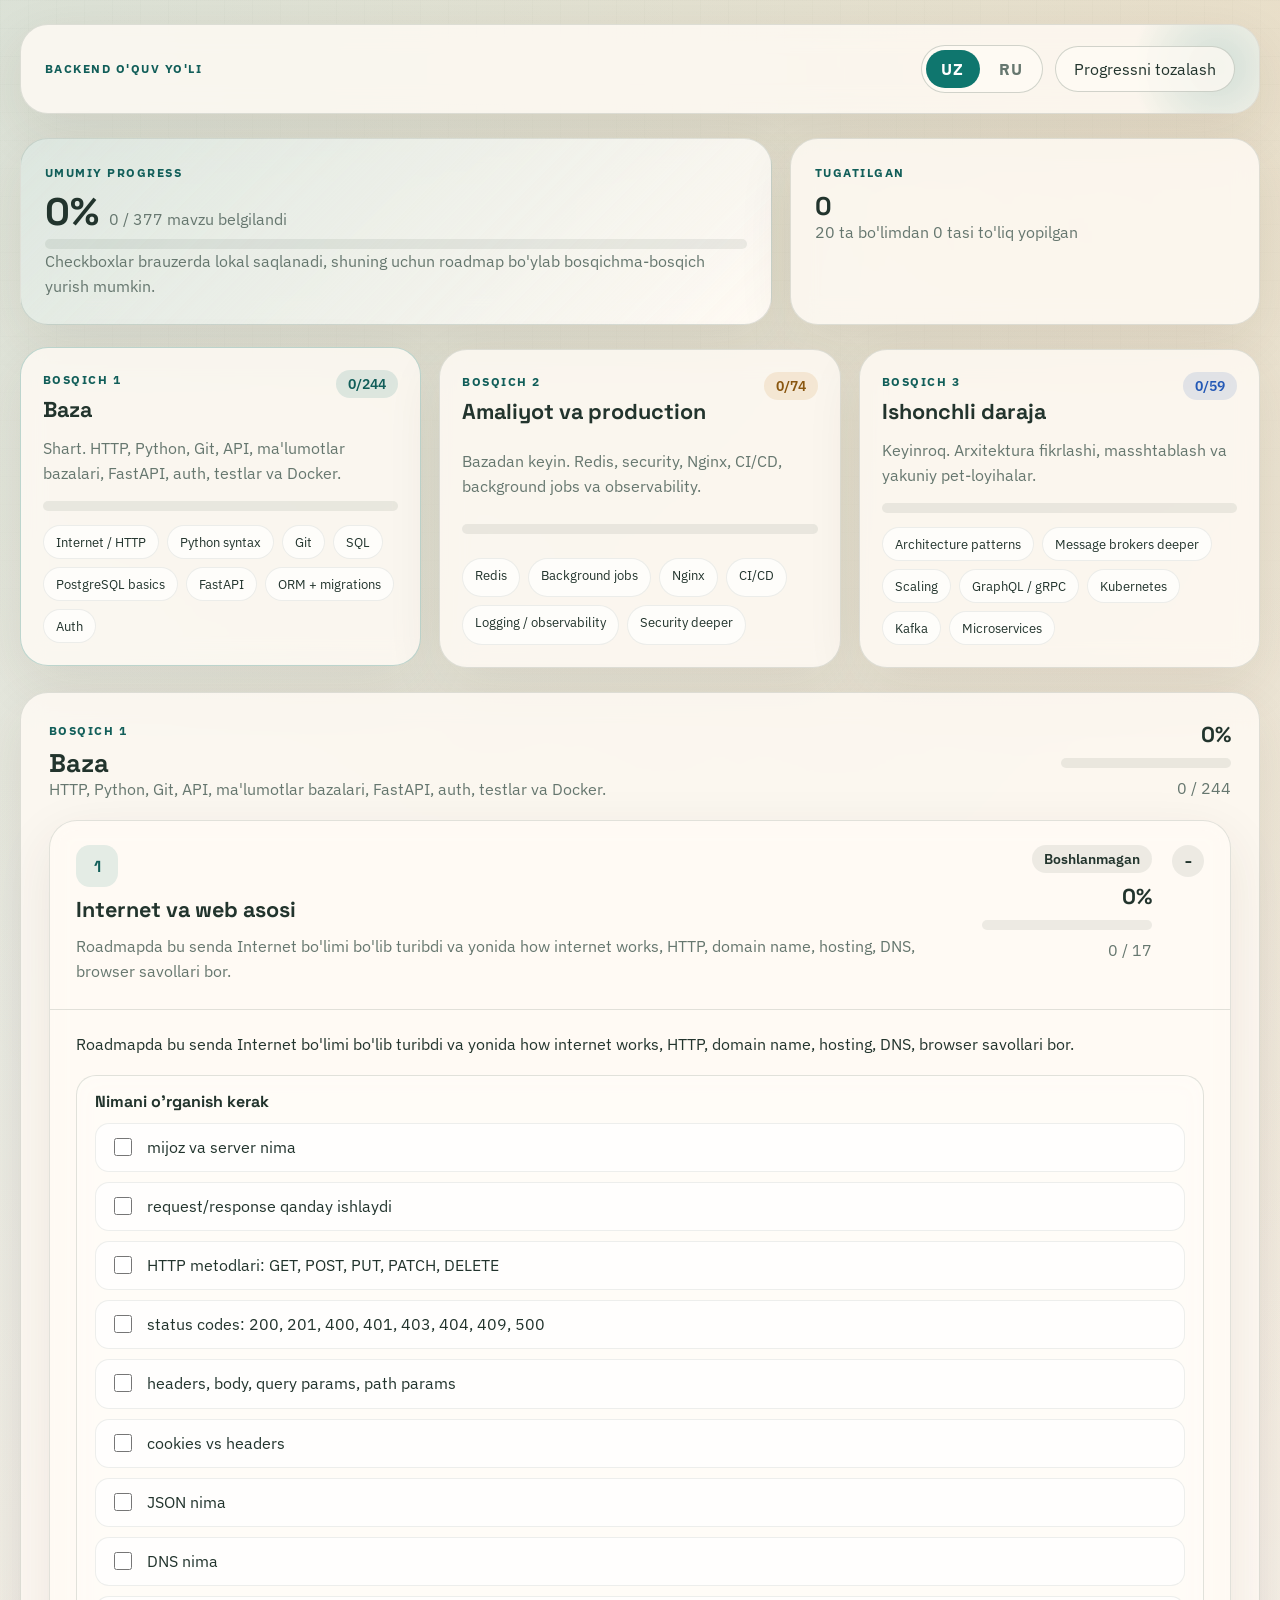
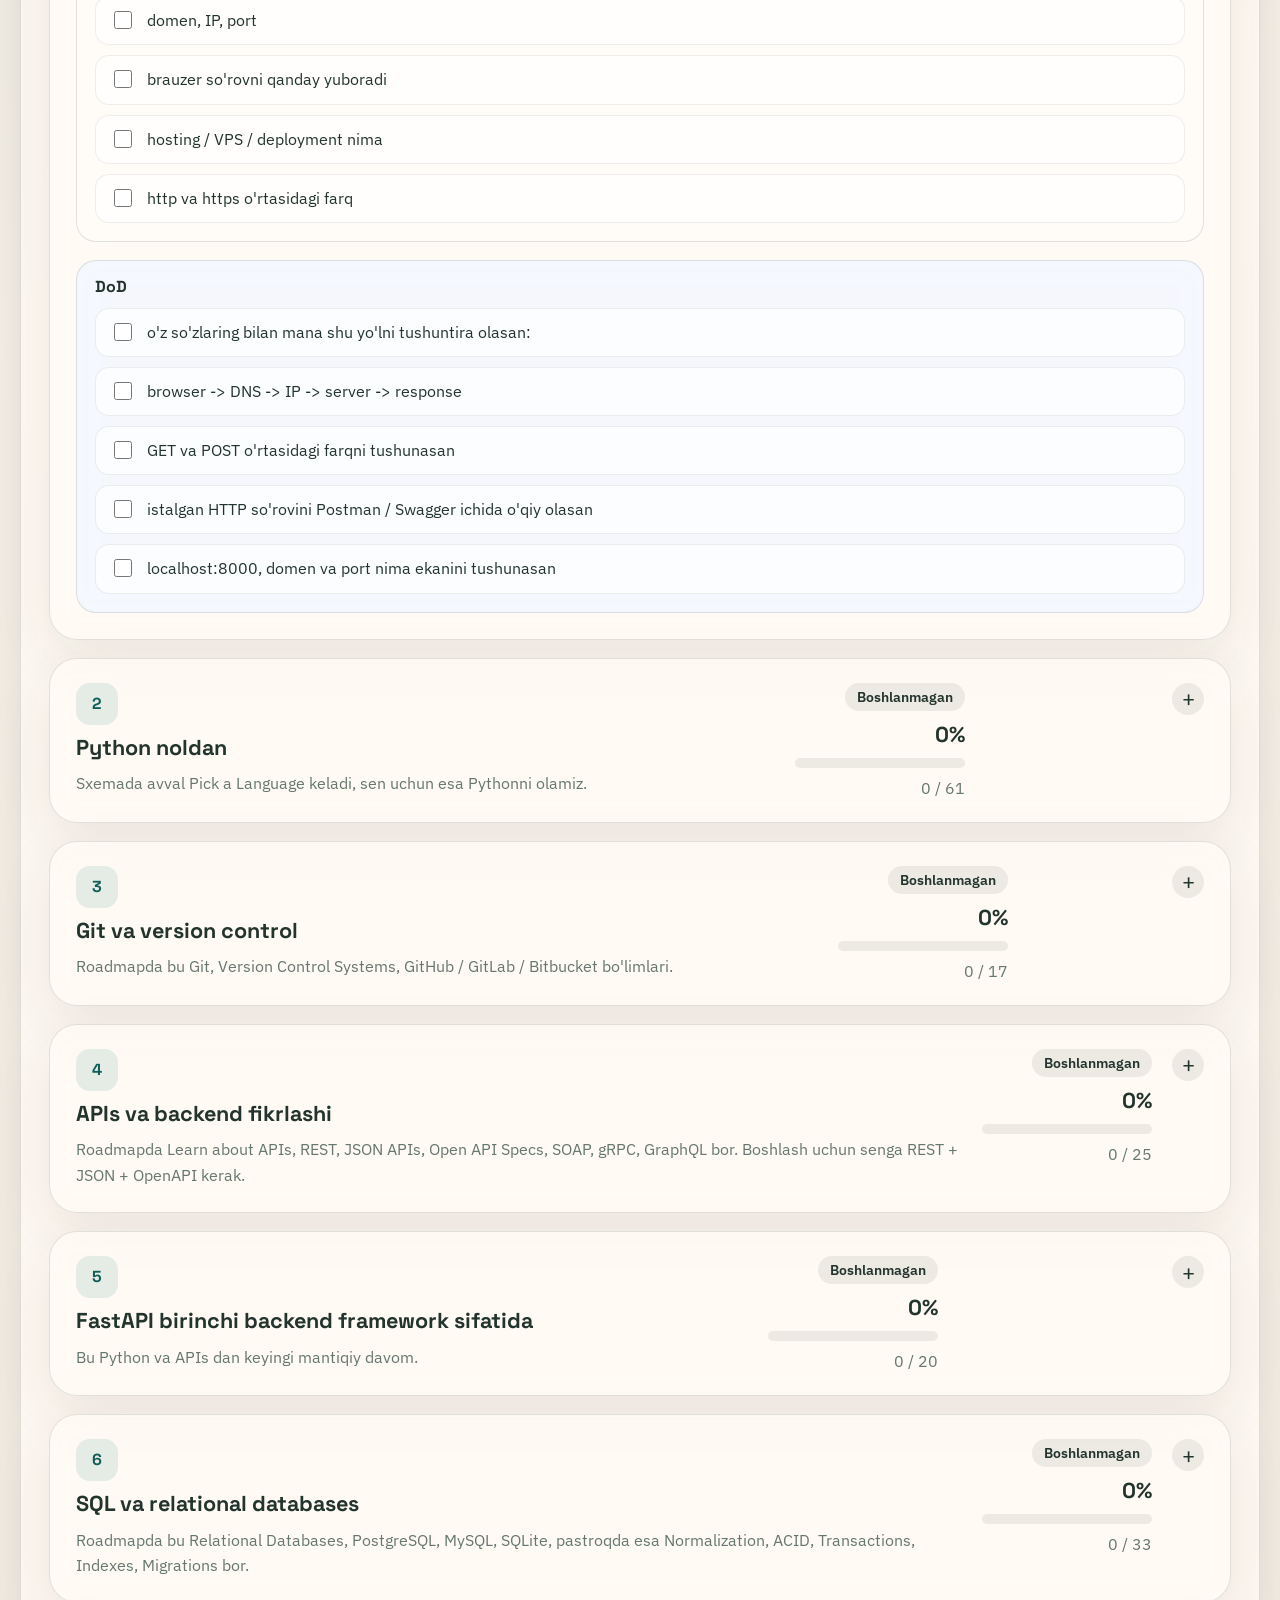
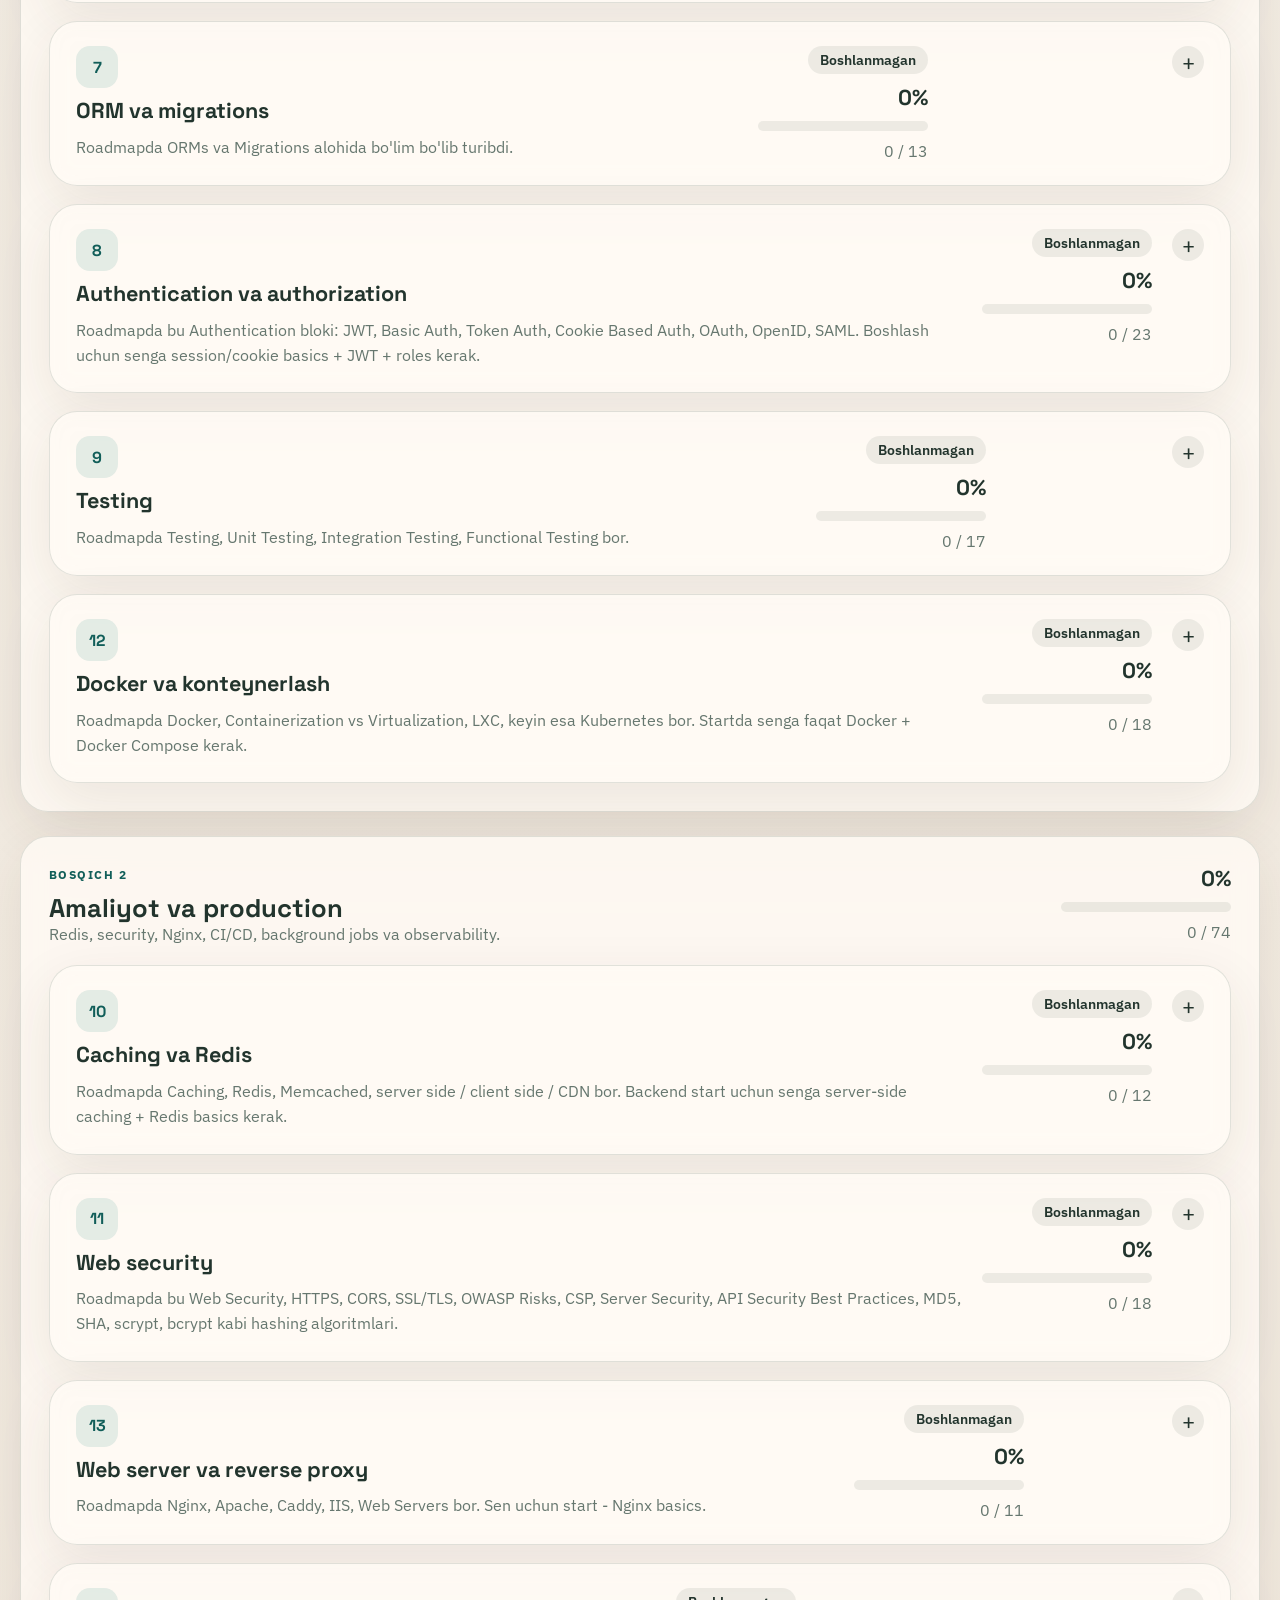
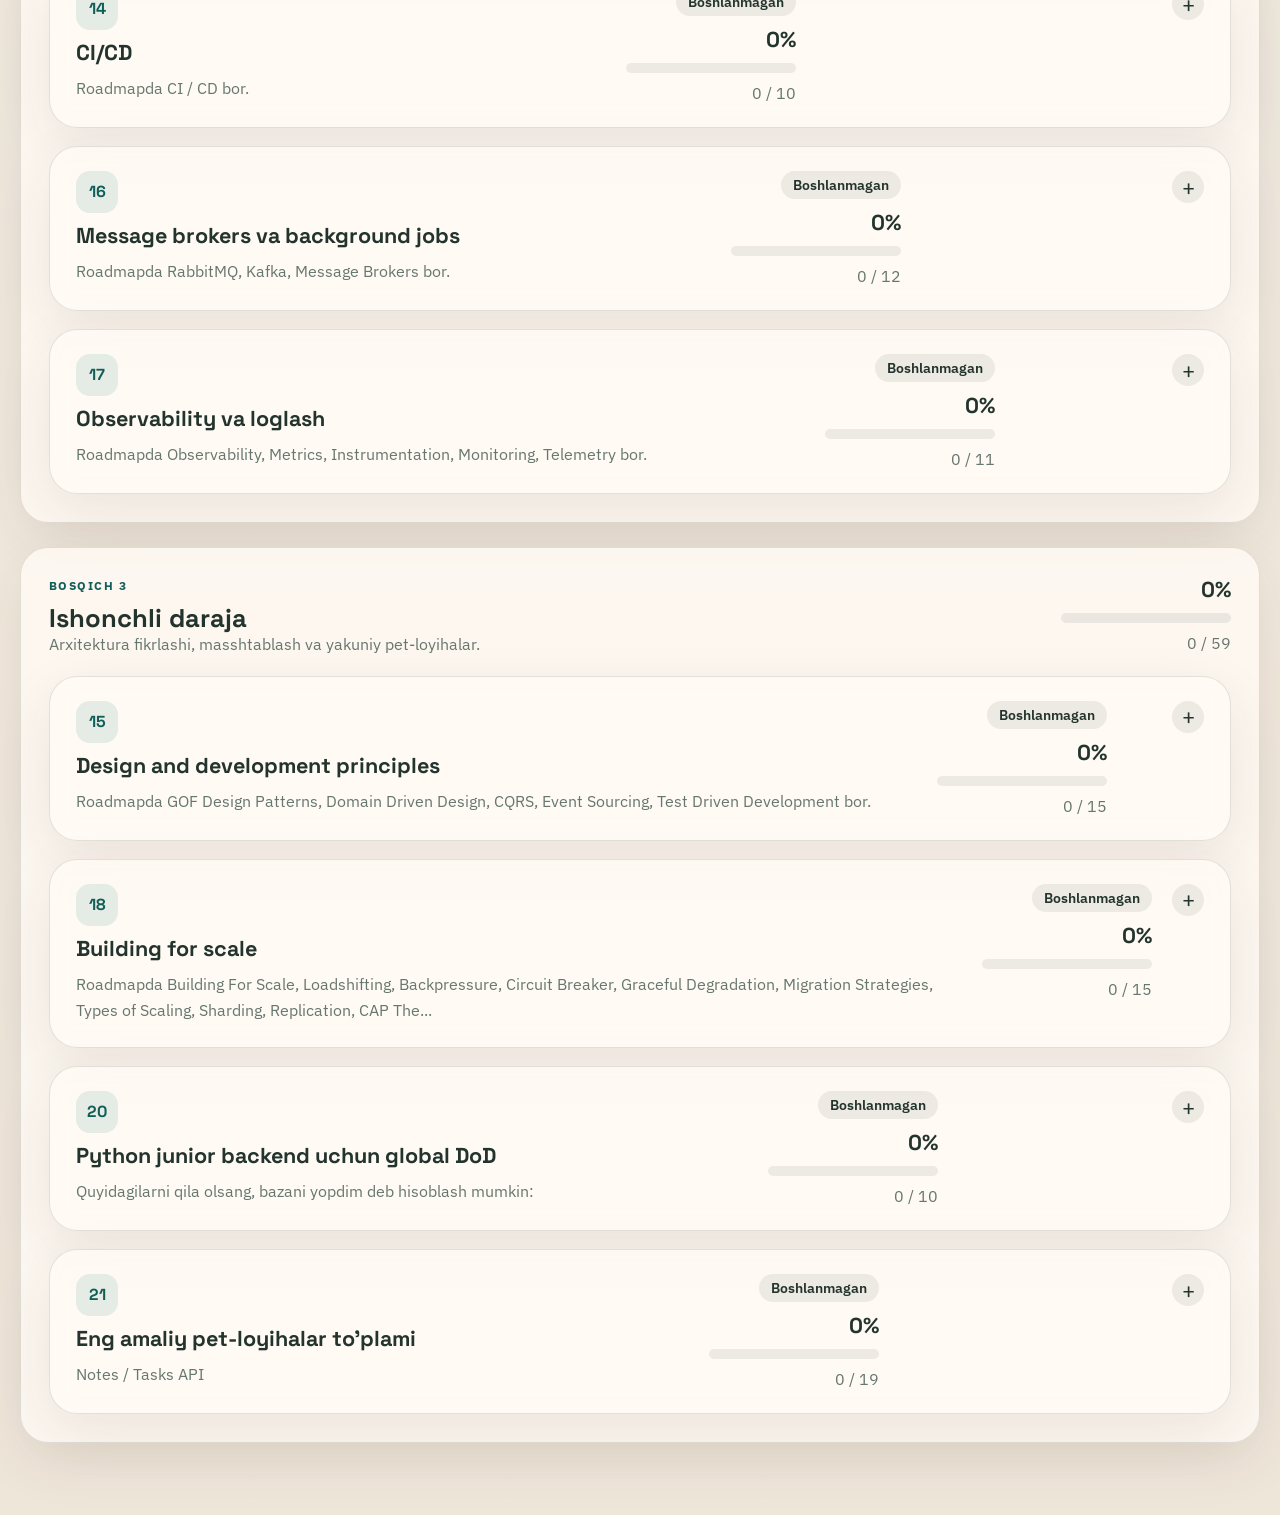
<file: index.html>
<!DOCTYPE html>
<html lang="uz">
<head>
  <meta charset="UTF-8">
  <meta name="viewport" content="width=device-width, initial-scale=1.0">
  <title>Backend o'quv yo'li</title>
  <link rel="preconnect" href="https://fonts.googleapis.com">
  <link rel="preconnect" href="https://fonts.gstatic.com" crossorigin>
  <link href="https://fonts.googleapis.com/css2?family=IBM+Plex+Sans:wght@400;500;600;700&family=Space+Grotesk:wght@500;700&display=swap" rel="stylesheet">
  <link rel="stylesheet" href="./styles.css">
</head>
<body>
  <div class="page-shell">
    <header class="topbar card">
      <div class="toolbar-brand">
        <p id="page-label" class="eyebrow">Backend o'quv yo'li</p>
      </div>
      <div class="hero-actions">
        <div class="language-switch" role="group" aria-label="Tilni almashtirish">
          <button class="locale-button is-active" type="button" data-locale="uz" aria-pressed="true">UZ</button>
          <button class="locale-button" type="button" data-locale="ru" aria-pressed="false">RU</button>
        </div>
        <button id="reset-progress" class="ghost-button" type="button">Progressni tozalash</button>
      </div>
    </header>

    <main id="app" class="layout" aria-live="polite">
      <section class="loading-card card">
        <p class="eyebrow">Tayyorlanmoqda</p>
        <h2>Roadmap yuklanmoqda...</h2>
        <p>Yuklangach, bu yerda bosqichlar, mavzular va brauzerda saqlanadigan progress bilan checkboxlar ko'rinadi.</p>
      </section>
    </main>
  </div>

  <noscript>
    <div class="page-shell noscript-card">
      Bu roadmap uchun JavaScript kerak: u `RoadMAP.uz.md` faylini yuklaydi, bosqichlarni quradi va progressni lokal saqlaydi.
    </div>
  </noscript>

  <script src="./script.js" defer></script>
</body>
</html>
</file>
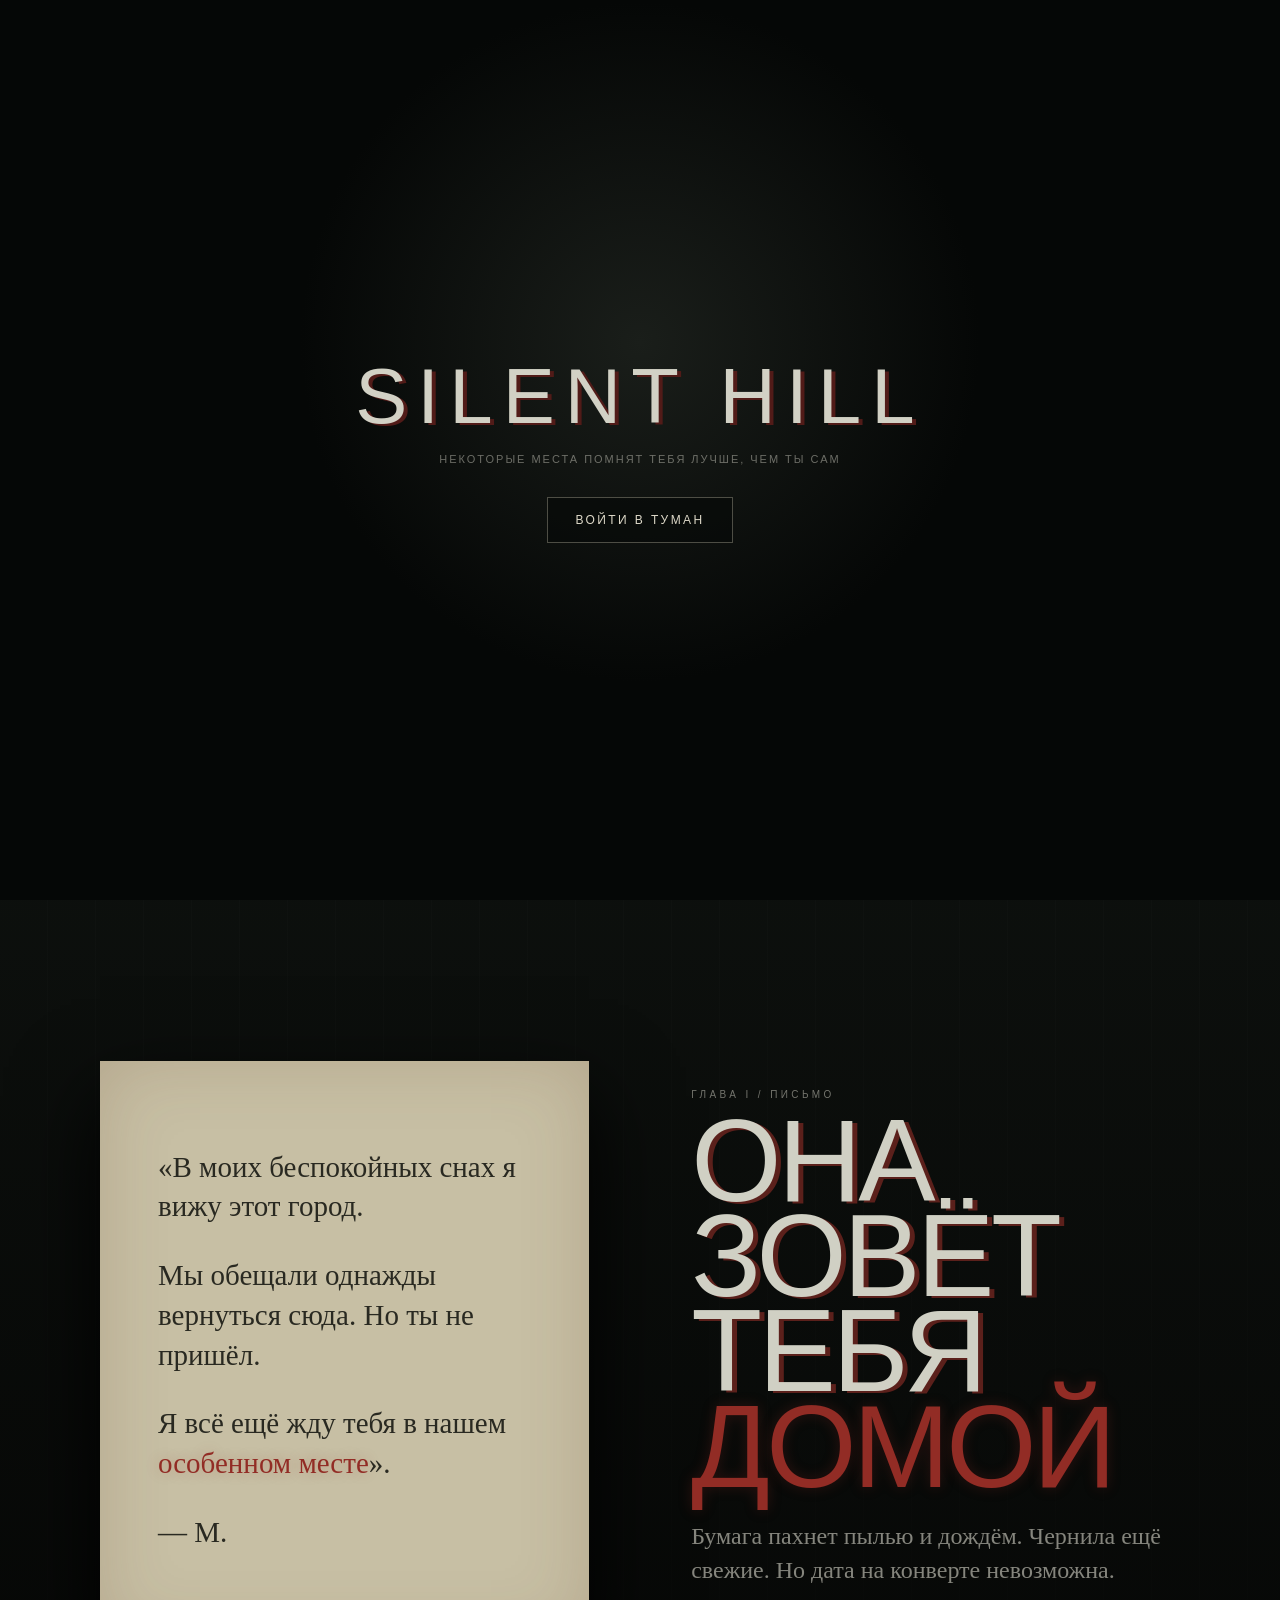
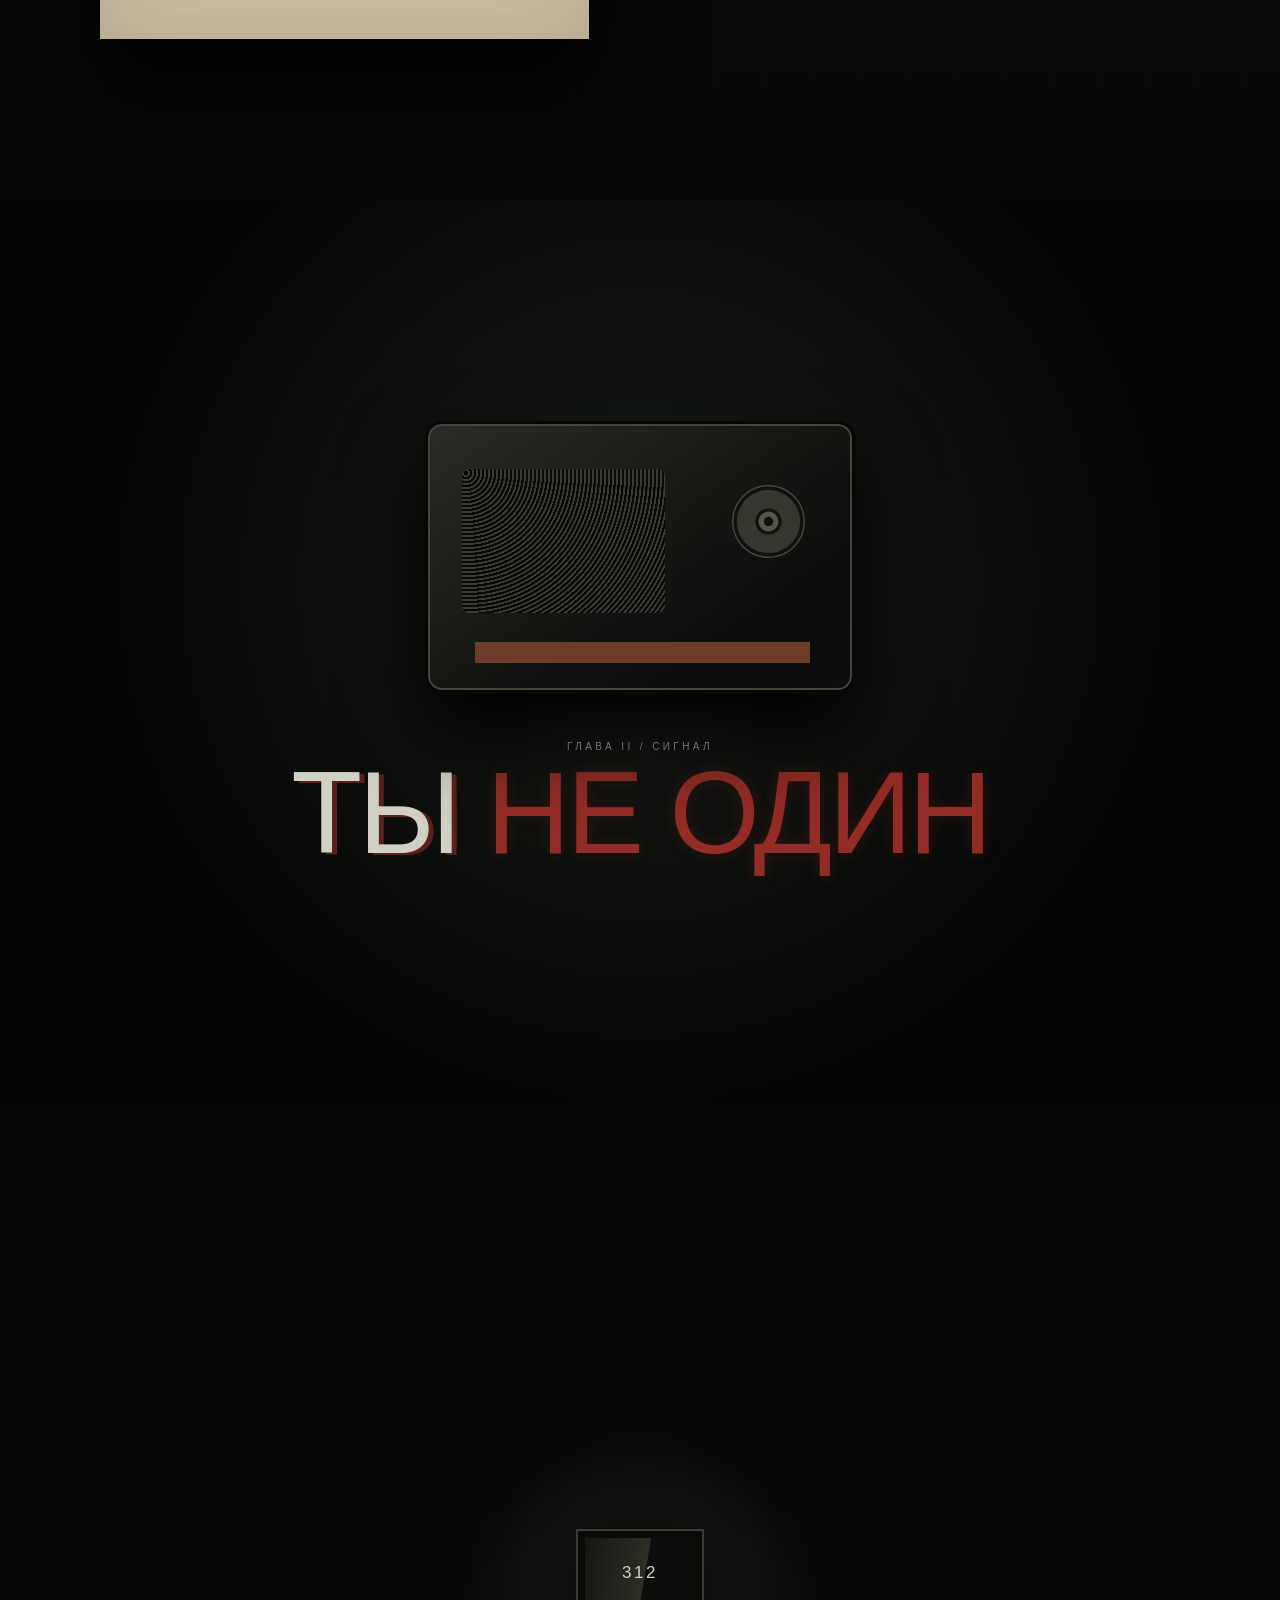
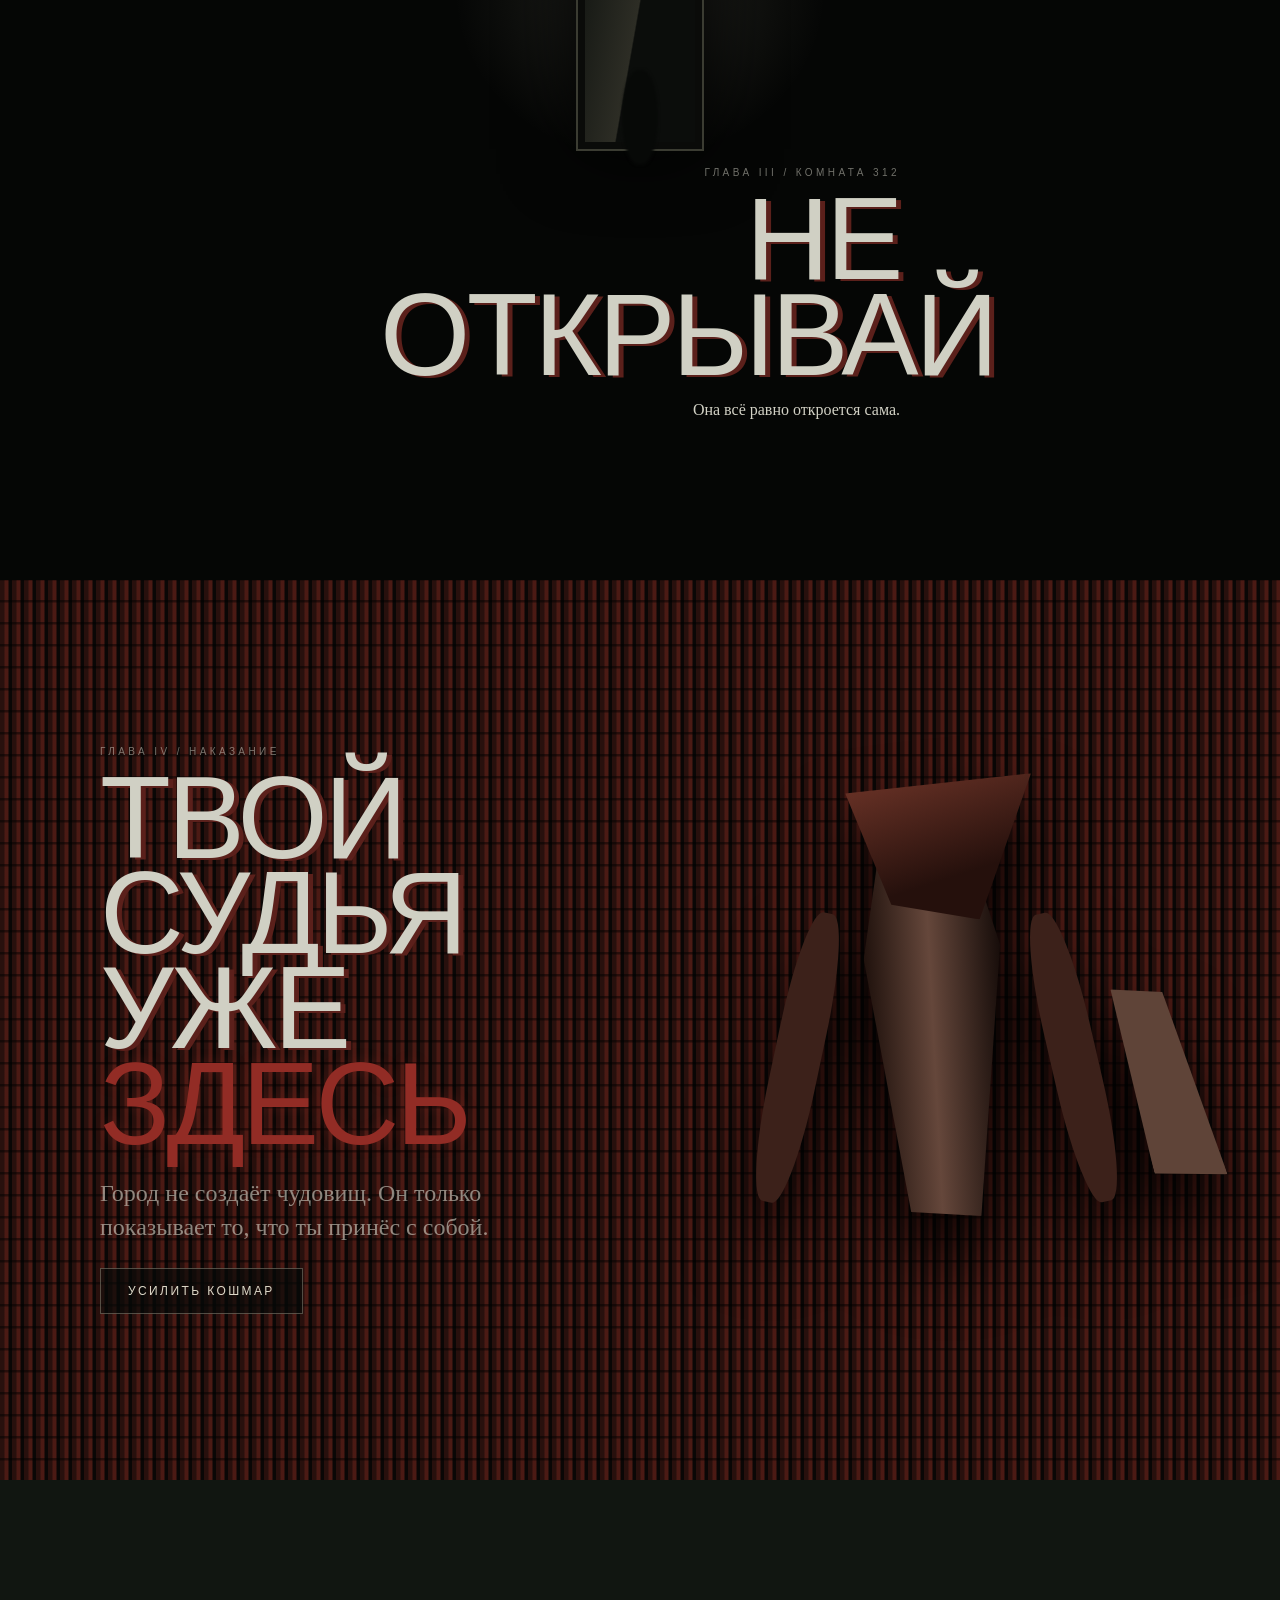
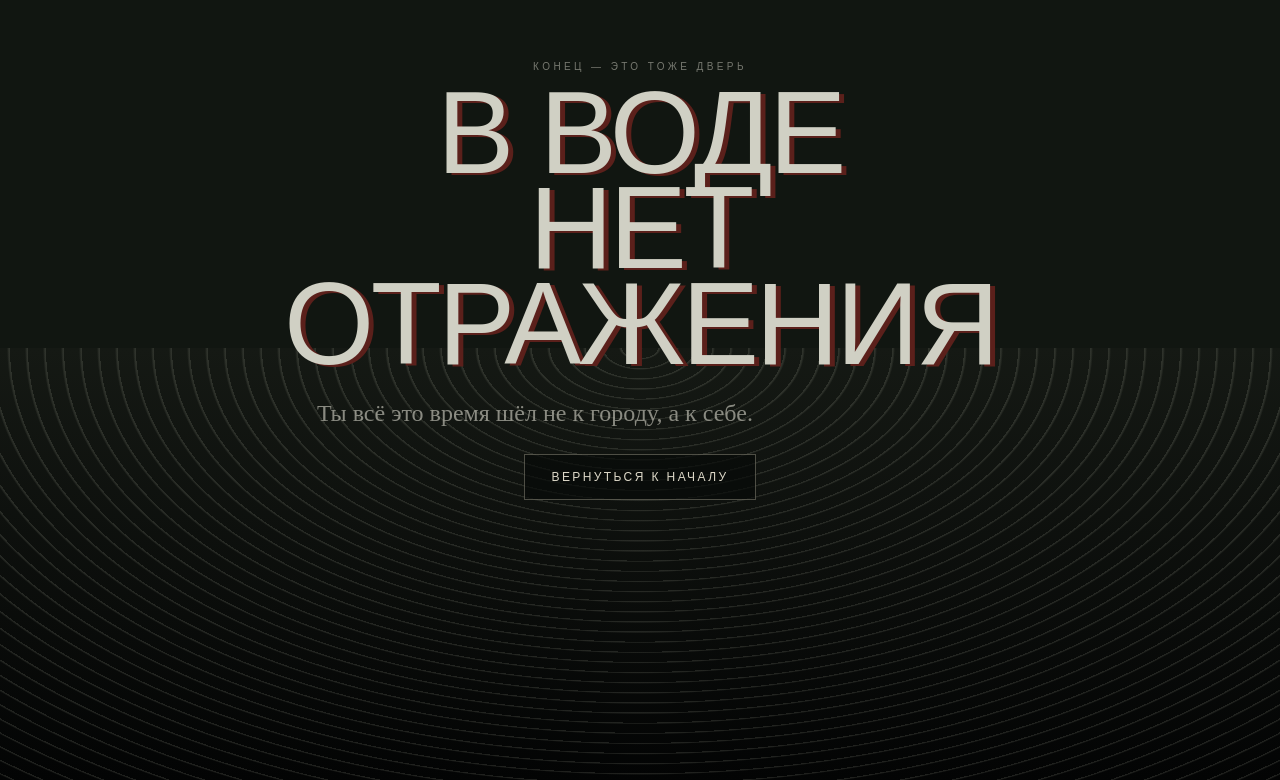
<file: silent-hill-2/index.html>
<!doctype html><html lang="ru"><head><meta charset="utf-8"><meta name="viewport" content="width=device-width,initial-scale=1,viewport-fit=cover"><meta name="theme-color" content="#070908"><title>Between the Fog</title><style>*{box-sizing:border-box}html{scroll-behavior:smooth;background:#050706}body{margin:0;background:#050706;color:#d2d1c5;font-family:Georgia,serif;overflow-x:hidden}body:before,body:after{content:"";position:fixed;inset:0;z-index:50;pointer-events:none}body:before{opacity:.14;mix-blend-mode:screen;background-image:url("data:image/svg+xml,%3Csvg xmlns='http://www.w3.org/2000/svg' width='160' height='160'%3E%3Cfilter id='n'%3E%3CfeTurbulence baseFrequency='.9' numOctaves='4'/%3E%3C/filter%3E%3Crect width='100%25' height='100%25' filter='url(%23n)' opacity='.6'/%3E%3C/svg%3E");animation:n .2s steps(2) infinite}body:after{background:radial-gradient(circle 145px at var(--x,50vw) var(--y,50vh),transparent 0 12%,rgba(0,0,0,.25) 56%,rgba(0,0,0,.88) 100%),linear-gradient(rgba(0,0,0,.05) 50%,rgba(0,0,0,.19) 50%);background-size:auto,100% 4px;box-shadow:inset 0 0 110px #000}canvas{position:fixed;inset:0;width:100%;height:100%;z-index:12;pointer-events:none;filter:blur(12px);mix-blend-mode:screen;opacity:.6}.intro{position:fixed;inset:0;z-index:100;display:grid;place-items:center;text-align:center;padding:24px;background:radial-gradient(circle at 50% 38%,#1a1e1a,#050706 40%);transition:1.5s}.intro.off{opacity:0;visibility:hidden}.intro h1{font:300 clamp(40px,13vw,78px)/1 Arial,sans-serif;margin:0;letter-spacing:.13em;text-shadow:4px 2px #511b18}.intro p{font:11px Arial,sans-serif;letter-spacing:.18em;opacity:.48;margin:18px 0 32px}.enter,.toggle,.again{padding:15px 27px;color:#ddd8c8;background:#070908aa;border:1px solid #d8d2bb55;text-transform:uppercase;font:12px Arial,sans-serif;letter-spacing:.2em}.sound{position:fixed;z-index:70;right:17px;top:17px;width:44px;height:44px;border-radius:50%;border:1px solid #ddd4;color:#ddd;background:#07090888}.sound:after{content:"≋";font-size:24px}.sound.mute:after{content:"—"}main{position:relative;z-index:20}section{min-height:100svh;position:relative;overflow:hidden}.wrap{width:min(100% - 42px,1080px);margin:auto;position:relative;z-index:4}.hero{display:flex;align-items:flex-end;padding-bottom:14svh;background:linear-gradient(transparent 45%,#030404dd 82%,#050706),radial-gradient(ellipse at 50% 60%,#d7dbca22,transparent 22%),linear-gradient(90deg,#080b09,#1a1d19 50%,#070908)}.trees{position:absolute;inset:0;filter:brightness(.58) contrast(1.35)}.tree{position:absolute;bottom:-7%;height:112%;width:13px;background:linear-gradient(90deg,#020302,#303129,#050605);box-shadow:0 0 35px #000}.tree:before,.tree:after{content:"";position:absolute;top:32%;width:150px;height:4px;background:#070807;transform-origin:left}.tree:before{transform:rotate(-38deg)}.tree:after{left:8px;top:49%;width:110px;transform:rotate(44deg)}.tree:nth-child(1){left:4%;width:19px;transform:rotate(-3deg)}.tree:nth-child(2){left:23%;height:91%}.tree:nth-child(3){left:40%;height:96%}.tree:nth-child(4){right:28%;height:90%}.tree:nth-child(5){right:8%;width:20px}.road{position:absolute;left:50%;bottom:-10%;width:68%;height:76%;transform:translateX(-50%);clip-path:polygon(43% 0,57% 0,100% 100%,0 100%);background:linear-gradient(90deg,transparent 49.7%,#ddd3 49.8% 50.2%,transparent 50.3%),repeating-linear-gradient(#ffffff08 0 2px,#0003 2px 6px),#252821}.eyebrow{font:10px Arial,sans-serif;letter-spacing:.34em;text-transform:uppercase;opacity:.52}.big,.hero h2{font:300 clamp(51px,14vw,116px)/.82 Arial,sans-serif;text-transform:uppercase;margin:14px 0 18px;color:#d0d0c4;text-shadow:5px 2px #5b201b;letter-spacing:-.03em}.hero p,.copy p{font-size:clamp(18px,4.8vw,24px);line-height:1.42;opacity:.62;max-width:560px}.reveal{opacity:0;transform:translateY(35px);transition:1.2s}.reveal.in{opacity:1;transform:none}.letterSec{display:grid;place-items:center;padding:12svh 0;background:linear-gradient(#080b09aa,#050605ee),repeating-linear-gradient(90deg,transparent 0 47px,#fff1 48px),#151815}.letterGrid,.otherGrid{display:grid;grid-template-columns:1fr 1fr;gap:8vw;align-items:center}.letter{background:#c7bfa4;color:#292921;padding:clamp(28px,6vw,58px);min-height:450px;transform:rotate(-1deg);box-shadow:0 35px 80px #000,inset 0 0 70px #5f3d252f}.letter p{font-size:clamp(20px,4.8vw,29px);line-height:1.37}.red{color:#922c25;text-shadow:0 0 14px #8e292344}.radioSec{display:grid;place-items:center;text-align:center;background:radial-gradient(circle at 50% 42%,#282d27,#101310 24%,#040504 66%)}.radio{width:min(82vw,430px);aspect-ratio:1.58;margin:0 auto 48px;border:3px solid #050605;border-radius:17px;background:linear-gradient(145deg,#292b25,#0b0d0b 74%);box-shadow:0 38px 80px #000,inset 0 0 0 2px #44463c;position:relative}.grid{position:absolute;left:8%;top:17%;width:48%;height:54%;border-radius:8px;background:repeating-radial-gradient(circle at 4px 4px,#090a08 0 2px,#3b3d34 2.5px 4px)}.dial{position:absolute;right:11%;top:23%;width:73px;height:73px;border-radius:50%;background:radial-gradient(circle,#111 8%,#555748 10% 18%,#111 20% 25%,#35372f 26% 60%,#111 62% 67%,#4a4c41 69%)}.display{position:absolute;left:11%;right:10%;bottom:10%;height:21px;background:#6b3d27}.corridorSec{min-height:120svh;display:flex;align-items:center;background:#030403}.hall{position:absolute;inset:-7%;background:radial-gradient(ellipse at 50% 46%,#d8d8bd25,transparent 18%),#050605}.door{position:absolute;left:50%;top:50%;width:124px;height:218px;transform:translate(-50%,-50%);border:7px solid #0a0b09;background:linear-gradient(100deg,#141713,#2d2d25 45%,#0b0d0b 46%);box-shadow:0 0 0 2px #3b3c32,0 0 75px #000}.door:before{content:"312";position:absolute;top:25px;left:0;right:0;text-align:center;font:17px Arial;letter-spacing:.15em}.person{position:absolute;left:50%;top:50%;width:35px;height:95px;transform:translate(-50%,30px);border-radius:45%;background:#070907;filter:blur(1.4px)}.hallCopy{margin-left:auto;text-align:right;max-width:520px;padding-top:58svh}.other{display:grid;place-items:center;padding:11svh 0;background:repeating-linear-gradient(0deg,transparent 0 19px,#0007 20px 22px),repeating-linear-gradient(90deg,#28100d 0 4px,#4b1a14 5px 8px,#0a0706 9px 12px)}.monster{height:520px;position:relative;filter:drop-shadow(0 42px 36px #000);animation:breathe 3.6s infinite}.body{position:absolute;left:50%;top:14%;width:137px;height:375px;transform:translateX(-50%) rotate(-3deg);clip-path:polygon(16% 0,82% 4%,100% 28%,76% 100%,25% 98%,0 30%);background:linear-gradient(90deg,#20120d,#65473b 48%,#170d0a)}.head{position:absolute;left:50%;top:0;width:185px;height:148px;transform:translateX(-50%) rotate(2deg);clip-path:polygon(0 18%,100% 0,75% 100%,27% 92%);background:linear-gradient(160deg,#73372a,#25100c 68%)}.arm{position:absolute;top:27%;width:47px;height:295px;border-radius:40%;background:#3c211a}.arm.l{left:17%;transform:rotate(12deg)}.arm.r{right:17%;transform:rotate(-13deg)}.blade{position:absolute;right:-4%;top:40%;width:70px;height:210px;clip-path:polygon(12% 0,82% 8%,100% 100%,0 90%);background:#5f4438;transform:rotate(-16deg)}.lake{display:grid;place-items:end center;background:linear-gradient(#111611 0 52%,#080b09 53%)}.lake:after{content:"";position:absolute;left:-10%;right:-10%;top:52%;bottom:0;background:repeating-radial-gradient(ellipse at 50% 0,#d5d8c222 0 1px,transparent 3px 18px),linear-gradient(#151914,#030404)}.final{text-align:center;padding-bottom:11svh;z-index:5;max-width:770px}.flash,.ghost{position:fixed;z-index:90;pointer-events:none;opacity:0}.flash{inset:0;background:#d6d5c8;mix-blend-mode:difference}.flash.go{animation:shock .4s steps(2)}.ghost{left:50%;top:52%;width:150px;height:260px;transform:translate(-50%,-50%);background:linear-gradient(85deg,transparent 21%,#e0ddcfaa 45% 55%,transparent 79%);filter:blur(2px)}.ghost.go{animation:ghost .28s steps(2)}.nightmare{--noise:.23}.nightmare canvas{filter:blur(8px) sepia(1) saturate(2);opacity:.32}@keyframes n{25%{transform:translate(-2%,1%)}50%{transform:translate(1%,-2%)}}@keyframes breathe{50%{transform:translateY(6px) scaleX(1.02)}}@keyframes shock{15%{opacity:.85}40%{opacity:0}65%{opacity:.5}100%{opacity:0}}@keyframes ghost{25%{opacity:.75;transform:translate(-50%,-50%) scale(.7)}100%{opacity:0;transform:translate(-50%,-50%) scale(1.25)}}@media(max-width:760px){.letterGrid,.otherGrid{grid-template-columns:1fr;gap:60px}.copy{text-align:center}.monster{height:470px}.hallCopy{text-align:center;margin:auto}} </style></head><body><canvas id="fog"></canvas><div class="flash"></div><div class="ghost"></div><div class="intro" id="intro"><div><h1>SILENT HILL</h1><p>НЕКОТОРЫЕ МЕСТА ПОМНЯТ ТЕБЯ ЛУЧШЕ, ЧЕМ ТЫ САМ</p><button class="enter" id="enter">Войти в туман</button></div></div><button class="sound mute" id="sound"></button><main><section class="hero"><div class="trees"><i class="tree"></i><i class="tree"></i><i class="tree"></i><i class="tree"></i><i class="tree"></i><div class="road"></div></div><div class="wrap reveal"><div class="eyebrow">Добро пожаловать обратно</div><h2>Между<br>туманом</h2><p>Ты получил письмо от человека, которого больше нет. Теперь дорога ведёт туда, где вина принимает форму.</p></div></section><section class="letterSec"><div class="wrap letterGrid"><article class="letter reveal"><p>«В моих беспокойных снах я вижу этот город.</p><p>Мы обещали однажды вернуться сюда. Но ты не пришёл.</p><p>Я всё ещё жду тебя в нашем <span class="red">особенном месте</span>».</p><p>— М.</p></article><div class="copy reveal"><div class="eyebrow">Глава I / Письмо</div><h3 class="big">Она зовёт<br>тебя <span class="red">домой</span></h3><p>Бумага пахнет пылью и дождём. Чернила ещё свежие. Но дата на конверте невозможна.</p></div></div></section><section class="radioSec"><div class="wrap reveal"><div class="radio"><div class="grid"></div><div class="dial"></div><div class="display"></div></div><div class="eyebrow">Глава II / Сигнал</div><h3 class="big">Ты <span class="red">не один</span></h3></div></section><section class="corridorSec"><div class="hall"><div class="door"></div><div class="person"></div></div><div class="wrap hallCopy reveal"><div class="eyebrow">Глава III / Комната 312</div><h3 class="big">Не<br>открывай</h3><p>Она всё равно откроется сама.</p></div></section><section class="other"><div class="wrap otherGrid"><div class="copy reveal"><div class="eyebrow">Глава IV / Наказание</div><h3 class="big">Твой судья<br>уже <span class="red">здесь</span></h3><p>Город не создаёт чудовищ. Он только показывает то, что ты принёс с собой.</p><button class="toggle" id="toggle">Усилить кошмар</button></div><div class="monster reveal"><div class="arm l"></div><div class="arm r"></div><div class="body"></div><div class="head"></div><div class="blade"></div></div></div></section><section class="lake"><div class="wrap copy final reveal"><div class="eyebrow">Конец — это тоже дверь</div><h3 class="big">В воде<br>нет отражения</h3><p>Ты всё это время шёл не к городу, а к себе.</p><button class="again" id="again">Вернуться к началу</button></div></section></main><script>(()=>{const $=s=>document.querySelector(s),$$=s=>[...document.querySelectorAll(s)];let ac,master,noise,muted=true,night=false;addEventListener('pointermove',e=>{document.body.style.setProperty('--x',e.clientX+'px');document.body.style.setProperty('--y',e.clientY+'px')});function audio(){if(ac)return;ac=new(window.AudioContext||window.webkitAudioContext);master=ac.createGain();master.gain.value=0;master.connect(ac.destination);let b=ac.createBuffer(1,ac.sampleRate*2,ac.sampleRate),d=b.getChannelData(0);for(let i=0;i<d.length;i++)d[i]=Math.random()*2-1;let s=ac.createBufferSource(),f=ac.createBiquadFilter();s.buffer=b;s.loop=true;f.type='bandpass';f.frequency.value=1100;noise=ac.createGain();noise.gain.value=.11;s.connect(f).connect(noise).connect(master);s.start();let o=ac.createOscillator(),g=ac.createGain();o.frequency.value=43.6;g.gain.value=.06;o.connect(g).connect(master);o.start()}function mute(v){muted=v;$('#sound').classList.toggle('mute',v);if(ac)master.gain.linearRampToValueAtTime(v?0:.8,ac.currentTime+.4)}$('#enter').onclick=async()=>{audio();if(ac.state==='suspended')await ac.resume();mute(false);$('#intro').classList.add('off');$('.hero .reveal').classList.add('in')};$('#sound').onclick=()=>{audio();mute(!muted)};function scare(){let f=$('.flash'),g=$('.ghost');f.classList.remove('go');g.classList.remove('go');void f.offsetWidth;f.classList.add('go');g.classList.add('go')}$('#toggle').onclick=()=>{night=!night;document.body.classList.toggle('nightmare',night);scare();navigator.vibrate?.([70,40,120])};$('#again').onclick=()=>scrollTo({top:0,behavior:'smooth'});let io=new IntersectionObserver(es=>es.forEach(e=>e.isIntersecting&&e.target.classList.add('in')),{threshold:.18});$$('.reveal').forEach(x=>io.observe(x));const c=$('#fog'),x=c.getContext('2d'),bl=[];function size(){let d=Math.min(devicePixelRatio||1,1.5);c.width=innerWidth*d;c.height=innerHeight*d;x.setTransform(d,0,0,d,0,0);bl.length=0;for(let i=0;i<11;i++)bl.push({x:Math.random()*innerWidth,y:Math.random()*innerHeight,r:90+Math.random()*230,v:(Math.random()-.5)*.18,a:.02+Math.random()*.035})}function draw(){x.clearRect(0,0,innerWidth,innerHeight);for(let b of bl){b.x+=b.v;if(b.x<-b.r)b.x=innerWidth+b.r;if(b.x>innerWidth+b.r)b.x=-b.r;let g=x.createRadialGradient(b.x,b.y,0,b.x,b.y,b.r);g.addColorStop(0,`rgba(220,224,212,${b.a})`);g.addColorStop(1,'rgba(130,140,130,0)');x.fillStyle=g;x.beginPath();x.arc(b.x,b.y,b.r,0,7);x.fill()}requestAnimationFrame(draw)}size();draw();addEventListener('resize',size)})();</script></body></html>
</file>
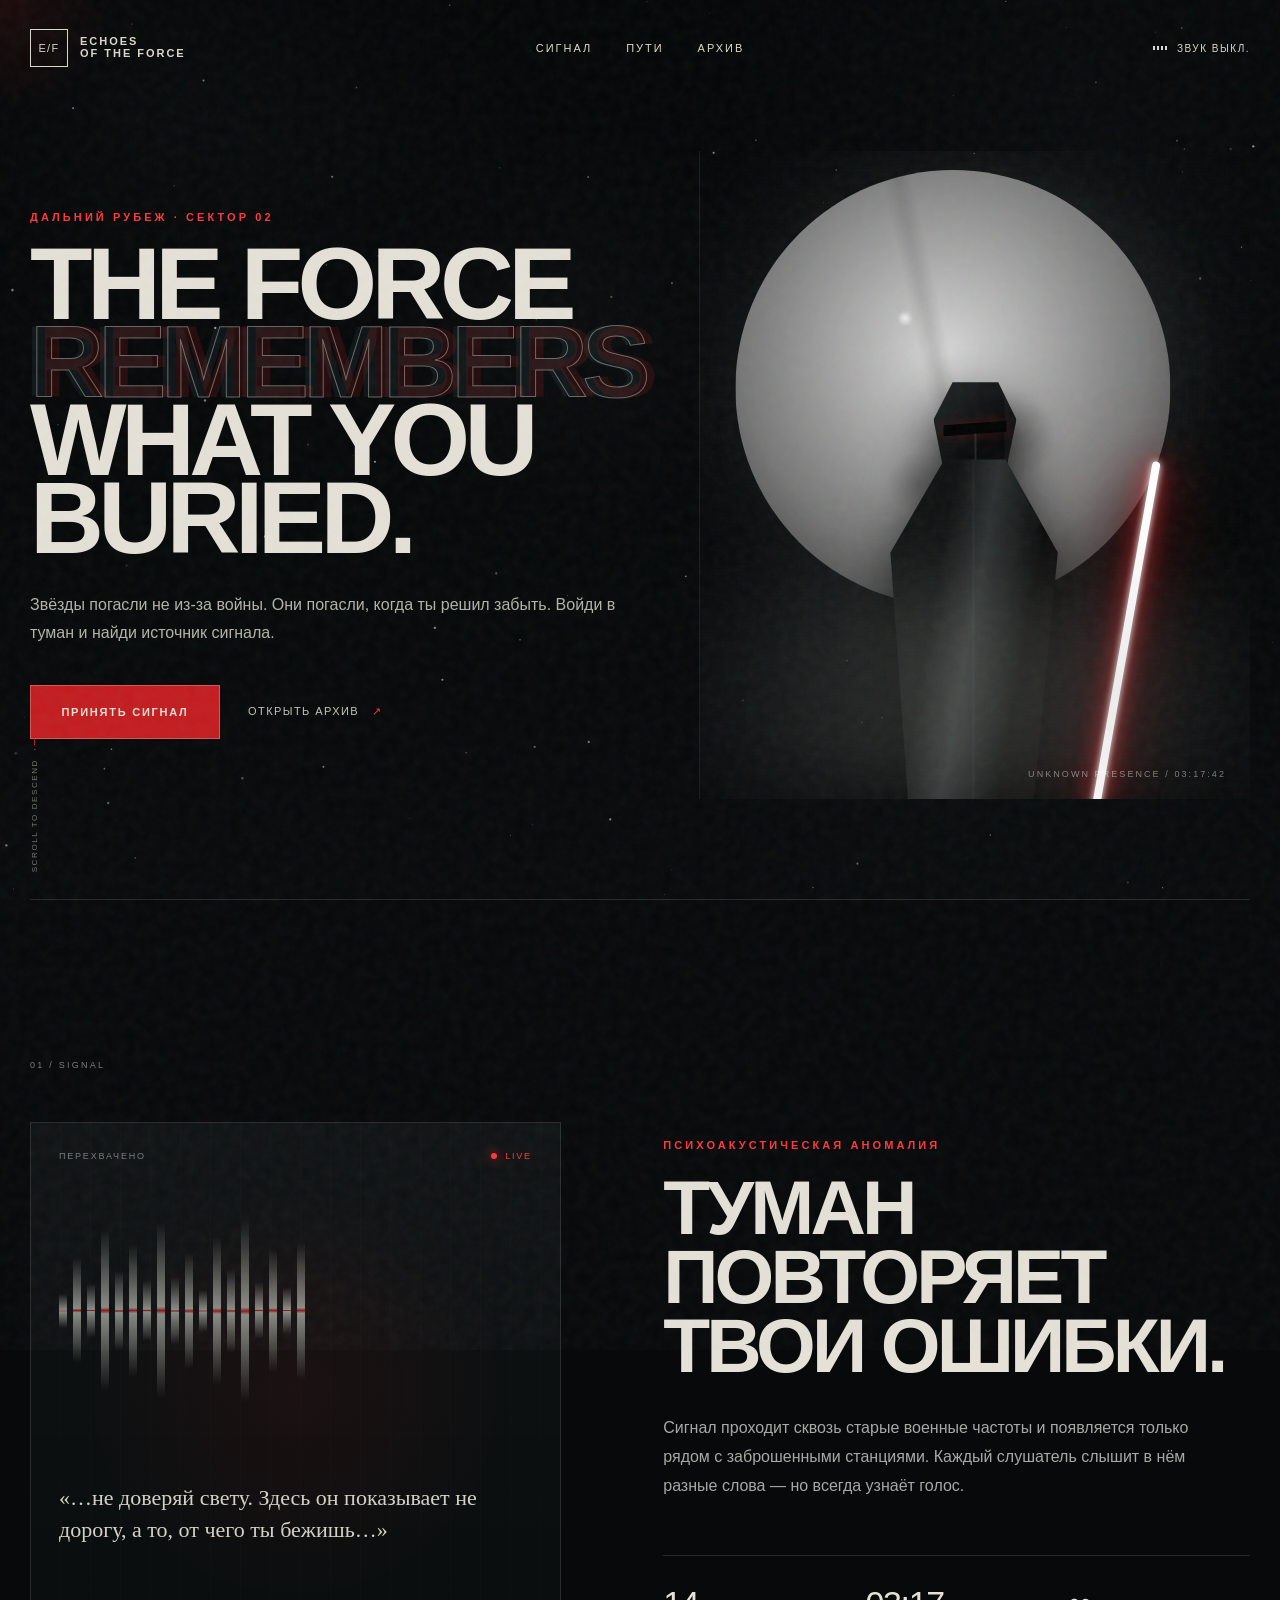
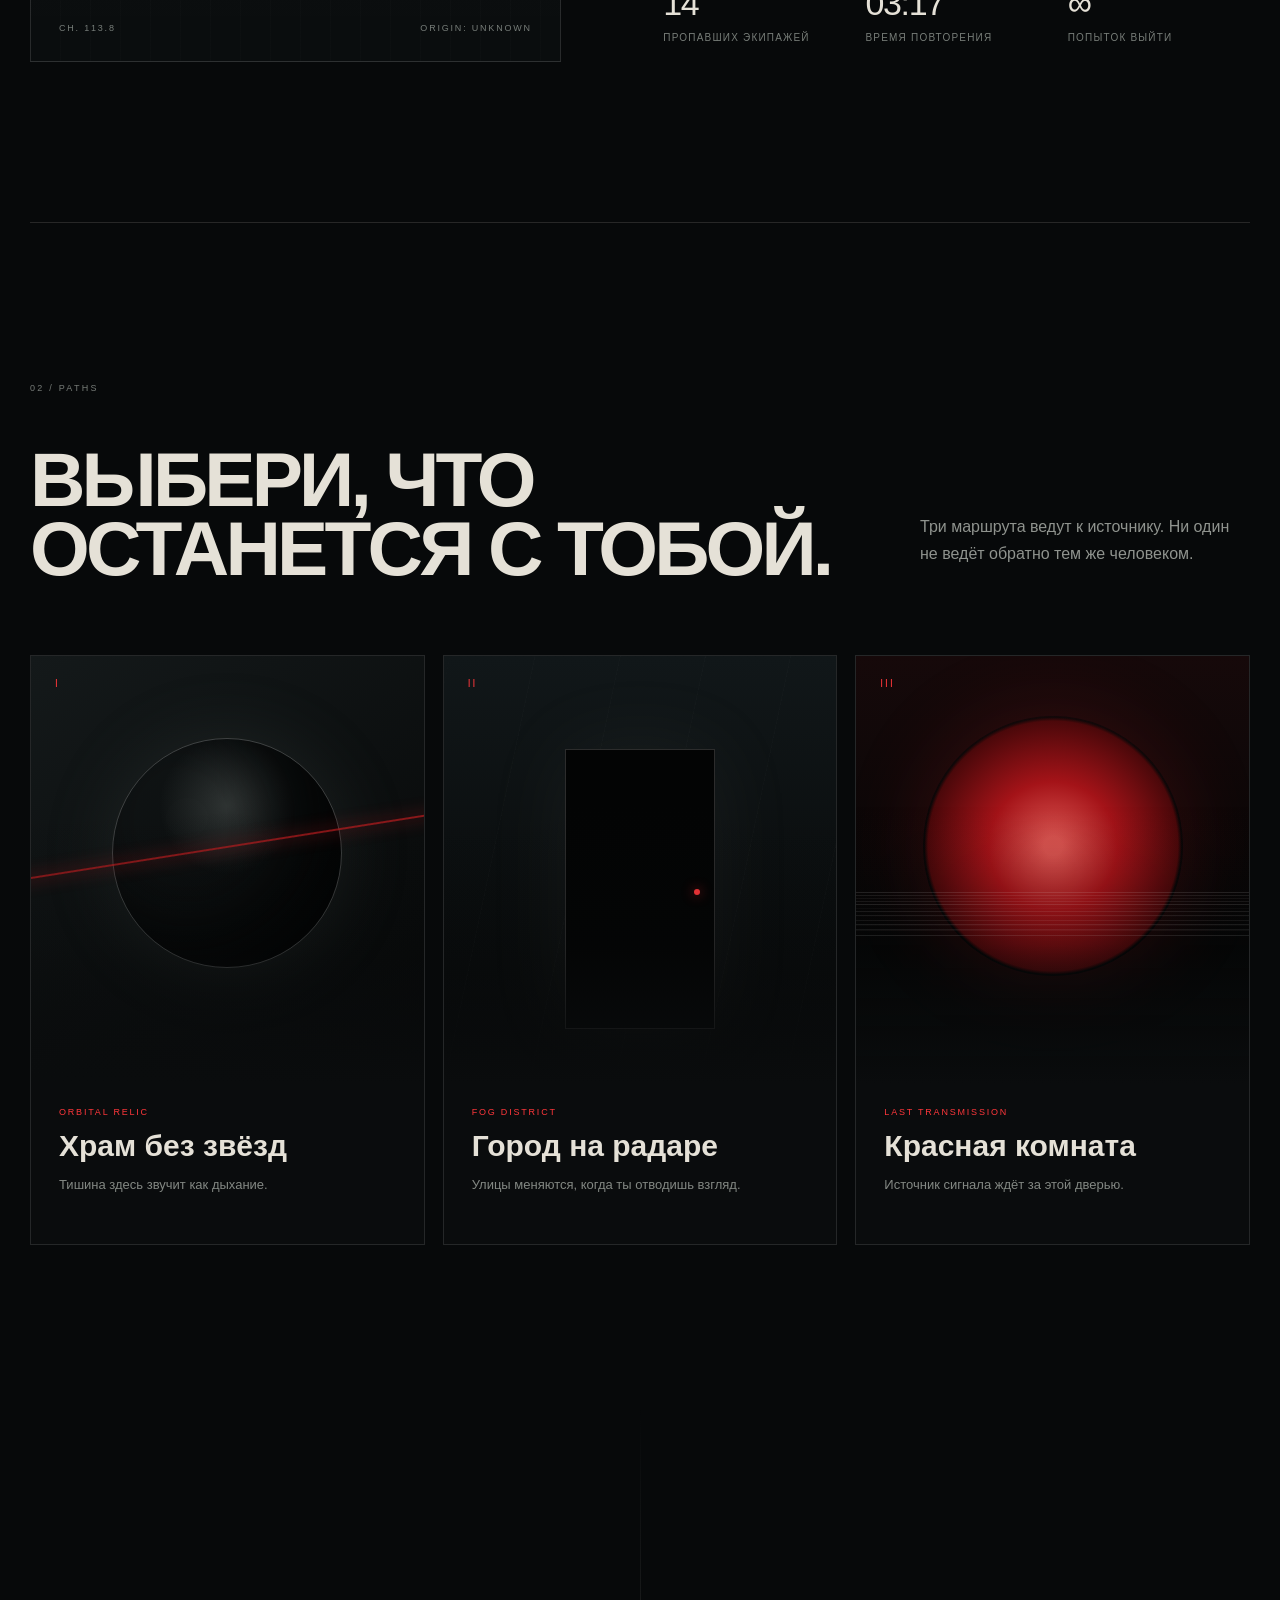
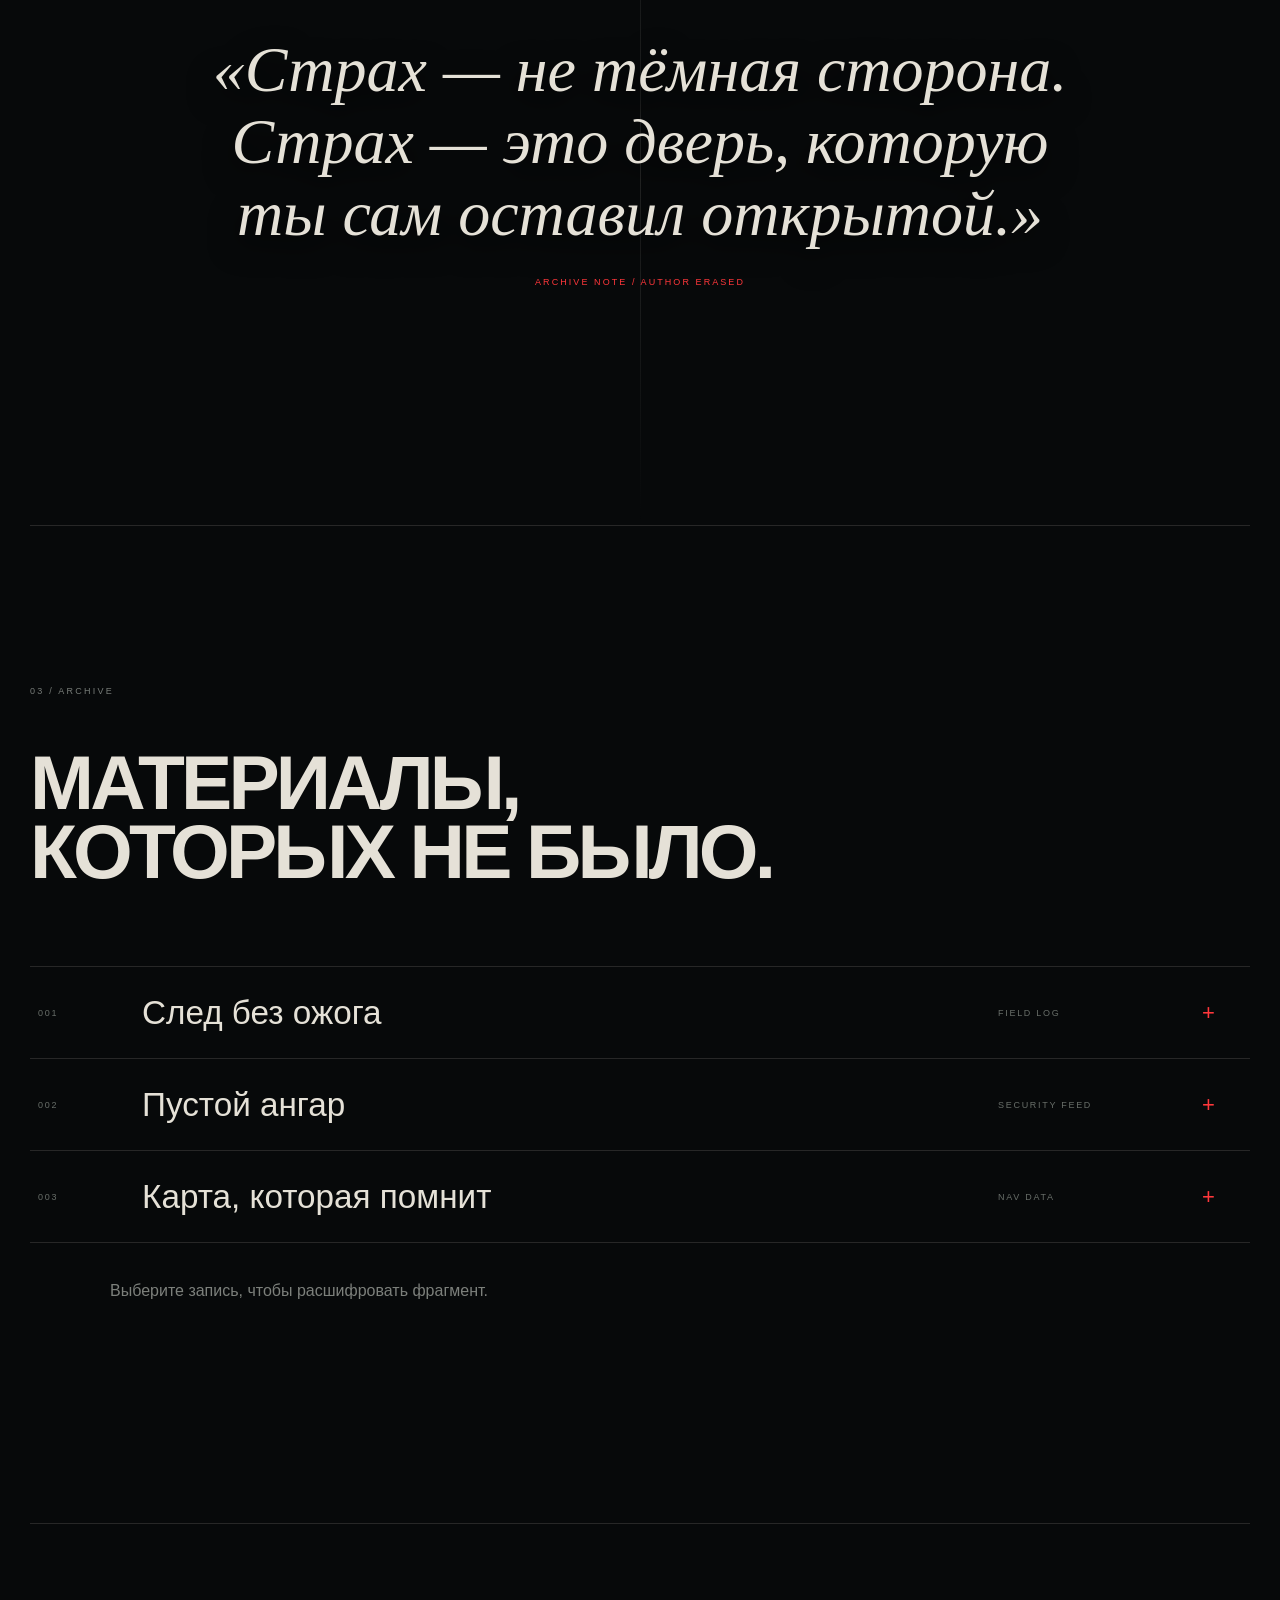
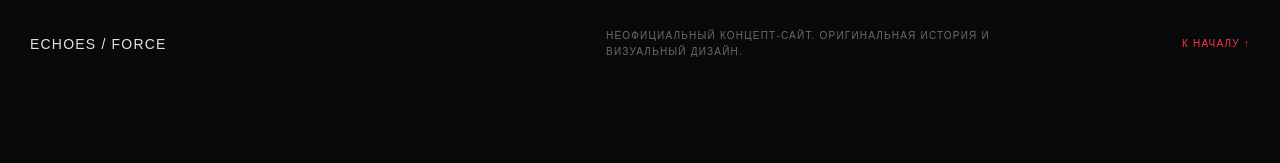
<file: starfog/index.html>
<!doctype html>
<html lang="ru">
<head>
  <meta charset="utf-8" />
  <meta name="viewport" content="width=device-width, initial-scale=1" />
  <meta name="theme-color" content="#07090a" />
  <meta name="description" content="Концептуальный фан-сайт на стыке космической оперы и психологического хоррора." />
  <title>Echoes of the Force — Fan Concept</title>
  <link rel="stylesheet" href="styles.css" />
</head>
<body>
  <canvas id="space" aria-hidden="true"></canvas>
  <div class="grain" aria-hidden="true"></div>
  <div class="cursor-glow" aria-hidden="true"></div>

  <header class="site-header">
    <a class="brand" href="#top" aria-label="На главную">
      <span class="brand-mark">E/F</span>
      <span class="brand-copy">ECHOES<br>OF THE FORCE</span>
    </a>

    <nav class="nav" aria-label="Основная навигация">
      <a href="#signal">Сигнал</a>
      <a href="#paths">Пути</a>
      <a href="#archive">Архив</a>
    </nav>

    <button class="sound-toggle" type="button" aria-pressed="false" aria-label="Включить атмосферный звук">
      <span class="sound-bars" aria-hidden="true"><i></i><i></i><i></i><i></i></span>
      <span class="sound-label">Звук выкл.</span>
    </button>
  </header>

  <main id="top">
    <section class="hero section-shell" aria-labelledby="hero-title">
      <div class="hero-copy">
        <p class="eyebrow reveal">ДАЛЬНИЙ РУБЕЖ · СЕКТОР 02</p>
        <h1 id="hero-title" class="hero-title reveal">
          <span>THE FORCE</span>
          <span class="ghost-line">REMEMBERS</span>
          <span>WHAT YOU BURIED.</span>
        </h1>
        <p class="hero-lead reveal">
          Звёзды погасли не из-за войны. Они погасли, когда ты решил забыть.
          Войди в туман и найди источник сигнала.
        </p>
        <div class="hero-actions reveal">
          <a class="primary-btn magnetic" href="#signal"><span>Принять сигнал</span></a>
          <button class="text-btn magnetic" type="button" data-scroll="#archive">Открыть архив <span>↗</span></button>
        </div>
      </div>

      <div class="hero-visual" aria-hidden="true">
        <div class="moon"></div>
        <div class="fog fog-a"></div>
        <div class="fog fog-b"></div>
        <div class="sentinel">
          <div class="helmet"></div>
          <div class="torso"></div>
          <div class="blade"></div>
        </div>
        <div class="hero-caption">UNKNOWN PRESENCE / 03:17:42</div>
      </div>

      <div class="scroll-cue" aria-hidden="true">
        <span>SCROLL TO DESCEND</span>
        <i></i>
      </div>
    </section>

    <section id="signal" class="signal-section section-shell">
      <div class="section-index">01 / SIGNAL</div>
      <div class="signal-grid">
        <div class="radio-card reveal-card">
          <div class="radio-topline">
            <span>ПЕРЕХВАЧЕНО</span>
            <span class="pulse-dot">LIVE</span>
          </div>
          <div class="waveform" aria-hidden="true">
            <span style="--h:18%"></span><span style="--h:55%"></span><span style="--h:28%"></span>
            <span style="--h:85%"></span><span style="--h:42%"></span><span style="--h:70%"></span>
            <span style="--h:32%"></span><span style="--h:92%"></span><span style="--h:36%"></span>
            <span style="--h:61%"></span><span style="--h:22%"></span><span style="--h:78%"></span>
            <span style="--h:44%"></span><span style="--h:96%"></span><span style="--h:30%"></span>
            <span style="--h:65%"></span><span style="--h:25%"></span><span style="--h:73%"></span>
          </div>
          <p class="transcript">«…не доверяй свету. Здесь он показывает не дорогу, а то, от чего ты бежишь…»</p>
          <div class="radio-meta"><span>CH. 113.8</span><span>ORIGIN: UNKNOWN</span></div>
        </div>

        <div class="signal-copy">
          <p class="eyebrow reveal">ПСИХОАКУСТИЧЕСКАЯ АНОМАЛИЯ</p>
          <h2 class="section-title reveal">Туман повторяет<br>твои ошибки.</h2>
          <p class="body-copy reveal">
            Сигнал проходит сквозь старые военные частоты и появляется только рядом с заброшенными станциями.
            Каждый слушатель слышит в нём разные слова — но всегда узнаёт голос.
          </p>
          <dl class="metrics reveal">
            <div><dt>14</dt><dd>пропавших экипажей</dd></div>
            <div><dt>03:17</dt><dd>время повторения</dd></div>
            <div><dt>∞</dt><dd>попыток выйти</dd></div>
          </dl>
        </div>
      </div>
    </section>

    <section id="paths" class="paths-section section-shell">
      <div class="section-heading reveal">
        <div>
          <div class="section-index">02 / PATHS</div>
          <h2 class="section-title">Выбери, что<br>останется с тобой.</h2>
        </div>
        <p>Три маршрута ведут к источнику. Ни один не ведёт обратно тем же человеком.</p>
      </div>

      <div class="path-grid">
        <article class="path-card tilt-card reveal-card" data-path="I">
          <div class="path-number">I</div>
          <div class="path-image path-image-one"><span class="orb"></span></div>
          <div class="path-content">
            <p>ORBITAL RELIC</p>
            <h3>Храм без звёзд</h3>
            <span>Тишина здесь звучит как дыхание.</span>
          </div>
        </article>

        <article class="path-card tilt-card reveal-card" data-path="II">
          <div class="path-number">II</div>
          <div class="path-image path-image-two"><span class="door"></span></div>
          <div class="path-content">
            <p>FOG DISTRICT</p>
            <h3>Город на радаре</h3>
            <span>Улицы меняются, когда ты отводишь взгляд.</span>
          </div>
        </article>

        <article class="path-card tilt-card reveal-card" data-path="III">
          <div class="path-number">III</div>
          <div class="path-image path-image-three"><span class="red-sun"></span></div>
          <div class="path-content">
            <p>LAST TRANSMISSION</p>
            <h3>Красная комната</h3>
            <span>Источник сигнала ждёт за этой дверью.</span>
          </div>
        </article>
      </div>
    </section>

    <section class="quote-section section-shell">
      <blockquote class="reveal">«Страх — не тёмная сторона. Страх — это дверь, которую ты сам оставил открытой.»</blockquote>
      <p>ARCHIVE NOTE / AUTHOR ERASED</p>
    </section>

    <section id="archive" class="archive-section section-shell">
      <div class="archive-intro reveal">
        <div class="section-index">03 / ARCHIVE</div>
        <h2 class="section-title">Материалы,<br>которых не было.</h2>
      </div>

      <div class="archive-list">
        <button class="archive-row reveal-card" type="button" data-detail="ЗАПИСЬ 07: На стене появился след плазменного клинка. Сплав не повреждён. Температура в коридоре упала на 18 градусов.">
          <span>001</span><strong>След без ожога</strong><em>FIELD LOG</em><i>+</i>
        </button>
        <button class="archive-row reveal-card" type="button" data-detail="ЗАПИСЬ 11: Камера наблюдения показывает пустой ангар. Экипаж утверждает, что на записи слышны шаги их погибшего командира.">
          <span>002</span><strong>Пустой ангар</strong><em>SECURITY FEED</em><i>+</i>
        </button>
        <button class="archive-row reveal-card" type="button" data-detail="ЗАПИСЬ 18: Карта сектора каждый раз добавляет новый коридор. Все новые маршруты приводят к одной и той же двери.">
          <span>003</span><strong>Карта, которая помнит</strong><em>NAV DATA</em><i>+</i>
        </button>
      </div>
      <div class="archive-detail" aria-live="polite">Выберите запись, чтобы расшифровать фрагмент.</div>
    </section>
  </main>

  <footer class="site-footer section-shell">
    <div class="footer-mark">ECHOES / FORCE</div>
    <p>Неофициальный концепт-сайт. Оригинальная история и визуальный дизайн.</p>
    <a href="#top">К НАЧАЛУ ↑</a>
  </footer>

  <audio id="ambient" loop preload="none">
    <source src="" type="audio/mpeg" />
  </audio>

  <script src="script.js"></script>
</body>
</html>
</file>
<file: styles.css>
:root {
  --bg: #f4efe8;
  --bg-soft: #fbf7f1;
  --surface: rgba(255, 251, 245, 0.82);
  --surface-strong: #fffaf4;
  --border: rgba(46, 72, 62, 0.14);
  --border-strong: rgba(46, 72, 62, 0.22);
  --text: #22342d;
  --muted: #66776f;
  --accent: #0f766e;
  --accent-strong: #115e59;
  --accent-soft: rgba(15, 118, 110, 0.12);
  --amber: #c77c11;
  --amber-soft: rgba(199, 124, 17, 0.12);
  --blue: #2459b6;
  --blue-soft: rgba(36, 89, 182, 0.12);
  --shadow: 0 18px 55px rgba(62, 42, 24, 0.09);
  --radius-lg: 28px;
  --radius-md: 20px;
  --radius-sm: 14px;
}

* {
  box-sizing: border-box;
}

html {
  scroll-behavior: smooth;
}

body {
  margin: 0;
  color: var(--text);
  font-family: "IBM Plex Sans", sans-serif;
  background:
    radial-gradient(circle at top left, rgba(15, 118, 110, 0.12), transparent 30%),
    radial-gradient(circle at top right, rgba(199, 124, 17, 0.14), transparent 26%),
    linear-gradient(180deg, #f9f4ec 0%, #f3ede4 48%, #efe6da 100%);
  min-height: 100vh;
}

body::before {
  content: "";
  position: fixed;
  inset: 0;
  pointer-events: none;
  background-image:
    linear-gradient(rgba(34, 52, 45, 0.03) 1px, transparent 1px),
    linear-gradient(90deg, rgba(34, 52, 45, 0.03) 1px, transparent 1px);
  background-size: 28px 28px;
  mask-image: linear-gradient(180deg, rgba(0, 0, 0, 0.36), transparent 82%);
}

a {
  color: inherit;
}

button,
input {
  font: inherit;
}

.page-shell {
  width: min(1240px, calc(100% - 32px));
  margin: 0 auto;
  padding: 24px 0 72px;
}

.topbar {
  position: relative;
  overflow: hidden;
  display: grid;
  grid-template-columns: minmax(0, 1fr) auto;
  gap: 20px;
  padding: 20px 24px;
  background:
    linear-gradient(140deg, rgba(255, 250, 244, 0.96), rgba(244, 236, 223, 0.92)),
    var(--surface-strong);
}

.topbar::after {
  content: "";
  position: absolute;
  right: -48px;
  top: -48px;
  width: 180px;
  height: 180px;
  border-radius: 999px;
  background: radial-gradient(circle, rgba(15, 118, 110, 0.18), transparent 68%);
}

.toolbar-brand,
.hero-actions {
  position: relative;
  z-index: 1;
}

.toolbar-brand {
  display: flex;
  align-items: center;
}

.toolbar-brand .eyebrow {
  margin-bottom: 0;
}

.hero-actions {
  display: flex;
  gap: 12px;
  align-items: center;
  justify-content: flex-end;
  flex-wrap: wrap;
}

.language-switch {
  display: inline-flex;
  gap: 4px;
  padding: 4px;
  border: 1px solid var(--border-strong);
  border-radius: 999px;
  background: rgba(255, 251, 245, 0.76);
}

.locale-button {
  display: inline-flex;
  align-items: center;
  justify-content: center;
  min-width: 54px;
  min-height: 38px;
  padding: 0 12px;
  border: 0;
  border-radius: 999px;
  background: transparent;
  color: var(--muted);
  cursor: pointer;
  font-weight: 700;
  letter-spacing: 0.08em;
  transition: background 0.2s ease, color 0.2s ease, transform 0.2s ease;
}

.locale-button:hover {
  transform: translateY(-1px);
}

.locale-button.is-active {
  background: var(--accent);
  color: #fff;
}

.eyebrow {
  margin: 0 0 10px;
  color: var(--accent-strong);
  font-size: 0.78rem;
  font-weight: 700;
  letter-spacing: 0.12em;
  text-transform: uppercase;
}

h1,
h2,
h3,
h4,
h5 {
  margin: 0;
  font-family: "Space Grotesk", sans-serif;
  line-height: 1.05;
}

h1 {
  max-width: 12ch;
  font-size: clamp(2.2rem, 4vw, 4.35rem);
}

h2 {
  font-size: clamp(1.45rem, 2vw, 2.1rem);
}

h3 {
  font-size: 1.35rem;
}

h4 {
  font-size: 1rem;
}

p {
  margin: 0;
  line-height: 1.58;
}

.hero-text {
  max-width: 62ch;
  margin-top: 18px;
  color: var(--muted);
  font-size: 1.05rem;
}

.ghost-link,
.ghost-button {
  display: inline-flex;
  align-items: center;
  justify-content: center;
  min-height: 46px;
  padding: 0 18px;
  border: 1px solid var(--border-strong);
  border-radius: 999px;
  background: rgba(255, 251, 245, 0.76);
  color: var(--text);
  text-decoration: none;
  cursor: pointer;
  transition: transform 0.2s ease, border-color 0.2s ease, background 0.2s ease;
}

.ghost-link:hover,
.ghost-button:hover {
  transform: translateY(-1px);
  border-color: rgba(15, 118, 110, 0.35);
  background: rgba(255, 251, 245, 0.96);
}

.layout {
  display: grid;
  gap: 24px;
  margin-top: 24px;
}

.card,
.stage-card,
.section-card,
.group-block,
.stage-section {
  border: 1px solid var(--border);
  border-radius: var(--radius-lg);
  background: var(--surface);
  box-shadow: var(--shadow);
  backdrop-filter: blur(12px);
}

.stats-grid,
.spotlight-grid,
.stage-grid,
.section-grid {
  display: grid;
  gap: 18px;
}

.stats-grid {
  grid-template-columns: minmax(0, 1.6fr) minmax(0, 1fr);
}

.stat-card {
  padding: 24px;
}

.stat-card--primary {
  grid-column: auto;
  background:
    linear-gradient(135deg, rgba(15, 118, 110, 0.12), rgba(255, 250, 244, 0.92)),
    var(--surface);
}

.stat-value {
  display: flex;
  align-items: baseline;
  gap: 10px;
  margin: 10px 0 8px;
}

.stat-value strong {
  font-family: "Space Grotesk", sans-serif;
  font-size: clamp(2.2rem, 3vw, 3.3rem);
  line-height: 1;
}

.stat-note,
.meta-text,
.section-snippet,
.group-note,
.empty-copy {
  color: var(--muted);
}

.progress-track,
.stage-track,
.section-track {
  width: 100%;
  height: 10px;
  overflow: hidden;
  border-radius: 999px;
  background: rgba(34, 52, 45, 0.08);
}

.progress-track span,
.stage-track span,
.section-track span {
  display: block;
  height: 100%;
  border-radius: inherit;
  background: linear-gradient(90deg, var(--accent), #27a194);
}

.spotlight-grid {
  grid-template-columns: repeat(2, minmax(0, 1fr));
}

.spotlight-card {
  padding: 24px;
}

.spotlight-card--current {
  background:
    linear-gradient(135deg, rgba(15, 118, 110, 0.16), rgba(255, 250, 244, 0.94)),
    var(--surface);
}

.spotlight-card--next {
  background:
    linear-gradient(135deg, rgba(199, 124, 17, 0.16), rgba(255, 250, 244, 0.94)),
    var(--surface);
}

.spotlight-meta {
  display: flex;
  gap: 10px;
  flex-wrap: wrap;
  margin-bottom: 10px;
}

.pill {
  display: inline-flex;
  align-items: center;
  min-height: 28px;
  padding: 0 12px;
  border-radius: 999px;
  background: rgba(34, 52, 45, 0.08);
  font-size: 0.86rem;
  font-weight: 600;
}

.pill--accent {
  background: var(--accent-soft);
  color: var(--accent-strong);
}

.pill--amber {
  background: var(--amber-soft);
  color: #8a5710;
}

.pill--blue {
  background: var(--blue-soft);
  color: var(--blue);
}

.spotlight-title {
  margin-top: 12px;
}

.spotlight-copy {
  margin-top: 12px;
}

.spotlight-link {
  display: inline-flex;
  margin-top: 18px;
  color: var(--accent-strong);
  font-weight: 700;
  text-decoration: none;
}

.stage-grid {
  grid-template-columns: repeat(3, minmax(0, 1fr));
}

.stage-card {
  display: grid;
  gap: 14px;
  padding: 22px;
}

.stage-card.is-active {
  border-color: rgba(15, 118, 110, 0.26);
  transform: translateY(-2px);
}

.stage-title-row,
.section-summary,
.stage-header {
  display: flex;
  align-items: flex-start;
  justify-content: space-between;
  gap: 16px;
}

.stage-header {
  padding: 28px 28px 18px;
}

.stage-body {
  padding: 0 28px 28px;
}

.stage-description {
  color: var(--muted);
}

.chip-list {
  display: flex;
  flex-wrap: wrap;
  gap: 8px;
}

.chip {
  padding: 7px 12px;
  border-radius: 999px;
  background: rgba(255, 255, 255, 0.68);
  border: 1px solid rgba(34, 52, 45, 0.08);
  font-size: 0.84rem;
}

.section-grid {
  grid-template-columns: 1fr;
}

.section-card {
  overflow: hidden;
}

.section-card summary {
  list-style: none;
  cursor: pointer;
  display: flex;
  align-items: flex-start;
  justify-content: space-between;
  gap: 20px;
  padding: 24px 26px;
}

.section-card summary::-webkit-details-marker {
  display: none;
}

.section-card summary::after {
  content: "+";
  display: inline-flex;
  align-items: center;
  justify-content: center;
  width: 32px;
  height: 32px;
  flex: 0 0 auto;
  border-radius: 999px;
  background: rgba(34, 52, 45, 0.08);
  font-size: 1.4rem;
  line-height: 1;
}

.section-card[open] summary::after {
  content: "-";
}

.section-card[open] summary {
  border-bottom: 1px solid var(--border);
}

.section-number {
  display: inline-flex;
  align-items: center;
  justify-content: center;
  width: 42px;
  height: 42px;
  margin-bottom: 12px;
  border-radius: 14px;
  background: rgba(15, 118, 110, 0.11);
  color: var(--accent-strong);
  font-family: "Space Grotesk", sans-serif;
  font-weight: 700;
}

.section-title-wrap {
  max-width: 920px;
}

.section-snippet {
  margin-top: 12px;
}

.section-meta {
  min-width: 170px;
  display: grid;
  gap: 10px;
  justify-items: end;
}

.section-meta strong {
  font-family: "Space Grotesk", sans-serif;
  font-size: 1.35rem;
}

.section-content {
  display: grid;
  gap: 18px;
  padding: 22px 26px 26px;
}

.intro-copy {
  display: grid;
  gap: 8px;
}

.group-stack {
  display: grid;
  gap: 14px;
}

.group-block {
  padding: 18px;
  border-radius: var(--radius-md);
  background: rgba(255, 252, 247, 0.88);
  box-shadow: none;
}

.group-block--later {
  background: rgba(255, 248, 238, 0.92);
}

.group-block--dod {
  background: rgba(244, 248, 255, 0.9);
}

.group-title {
  margin-bottom: 12px;
}

.task-list {
  display: grid;
  gap: 10px;
  margin: 0;
  padding: 0;
  list-style: none;
}

.task-item {
  border: 1px solid rgba(34, 52, 45, 0.08);
  border-radius: var(--radius-sm);
  background: rgba(255, 255, 255, 0.72);
}

.task-item label {
  display: flex;
  gap: 12px;
  align-items: flex-start;
  padding: 12px 14px;
  cursor: pointer;
}

.task-item input {
  width: 18px;
  height: 18px;
  margin-top: 2px;
  flex: 0 0 auto;
  accent-color: var(--accent);
}

.task-item span {
  line-height: 1.45;
}

.task-item.is-done span {
  color: var(--muted);
  text-decoration: line-through;
  text-decoration-thickness: 1.5px;
}

.loading-card,
.empty-state,
.noscript-card {
  padding: 28px;
}

.empty-state code {
  display: inline-flex;
  margin-top: 12px;
  padding: 10px 12px;
  border-radius: 12px;
  background: rgba(34, 52, 45, 0.08);
  font-family: ui-monospace, SFMono-Regular, Menlo, monospace;
}

@media (max-width: 1080px) {
  .stats-grid {
    grid-template-columns: repeat(2, minmax(0, 1fr));
  }

  .stage-grid {
    grid-template-columns: 1fr;
  }
}

@media (max-width: 820px) {
  .page-shell {
    width: min(100% - 20px, 100%);
    padding-top: 14px;
  }

  .topbar,
  .section-card summary,
  .section-content,
  .stage-header,
  .stage-body {
    padding-left: 18px;
    padding-right: 18px;
  }

  .topbar {
    grid-template-columns: 1fr;
  }

  .hero-actions {
    justify-content: flex-start;
    width: 100%;
  }

  .spotlight-grid,
  .stats-grid {
    grid-template-columns: 1fr;
  }

  .stat-card--primary {
    grid-column: auto;
  }

  .section-card summary,
  .section-summary,
  .stage-header {
    flex-direction: column;
  }

  .section-meta {
    justify-items: start;
    min-width: 0;
    width: 100%;
  }
}
</file>
<file: starfog/styles.css>
:root{--bg:#07090a;--panel:#0d1112;--text:#e5e1d7;--muted:#8d918b;--line:rgba(229,225,215,0.14);--red:#c31d20;--red-bright:#ff373b;--fog:#b7b8ad;--container:min(1220px,calc(100vw - 48px))}*{box-sizing:border-box}html{scroll-behavior:smooth}body{margin:0;background:var(--bg);color:var(--text);font-family:"Arial Narrow","Roboto Condensed",Arial,sans-serif;overflow-x:hidden;cursor:crosshair}body::before{content:"";position:fixed;inset:0;pointer-events:none;z-index:3;background:linear-gradient(90deg,transparent 0 49.9%,rgba(255,255,255,.025) 50%,transparent 50.1%),linear-gradient(transparent 0 49.9%,rgba(255,255,255,.018) 50%,transparent 50.1%);background-size:80px 80px;mask-image:linear-gradient(to bottom,rgba(0,0,0,.4),transparent 55%)}button,a{font:inherit}a{color:inherit;text-decoration:none}button{color:inherit}#space{position:fixed;inset:0;width:100%;height:100%;z-index:-3;opacity:.72}.grain{position:fixed;inset:-50%;z-index:50;pointer-events:none;opacity:.06;background-image:url("data:image/svg+xml,%3Csvg viewBox='0 0 180 180' xmlns='http://www.w3.org/2000/svg'%3E%3Cfilter id='n'%3E%3CfeTurbulence type='fractalNoise' baseFrequency='.95' numOctaves='4' stitchTiles='stitch'/%3E%3C/filter%3E%3Crect width='100%25' height='100%25' filter='url(%23n)' opacity='.8'/%3E%3C/svg%3E");animation:grain 8s steps(10) infinite}.cursor-glow{position:fixed;width:240px;height:240px;border-radius:50%;pointer-events:none;z-index:2;background:radial-gradient(circle,rgba(195,29,32,.12),transparent 68%);transform:translate(-50%,-50%);transition:width .3s ease,height .3s ease;mix-blend-mode:screen}.section-shell{width:var(--container);margin:0 auto}.site-header{position:fixed;top:0;left:50%;transform:translateX(-50%);width:var(--container);height:96px;display:grid;grid-template-columns:1fr auto 1fr;align-items:center;z-index:40;mix-blend-mode:difference}.brand{display:inline-flex;align-items:center;gap:12px;width:fit-content}.brand-mark{width:38px;height:38px;display:grid;place-items:center;border:1px solid currentColor;font-size:11px;letter-spacing:.12em}.brand-copy{font-size:11px;line-height:1.05;letter-spacing:.18em;font-weight:700}.nav{display:flex;gap:34px;font-size:11px;letter-spacing:.18em;text-transform:uppercase}.nav a{position:relative}.nav a::after{content:"";position:absolute;left:0;right:100%;bottom:-8px;height:1px;background:currentColor;transition:right .35s ease}.nav a:hover::after{right:0}.sound-toggle{justify-self:end;display:flex;align-items:center;gap:10px;border:0;background:transparent;padding:8px 0;cursor:pointer;font-size:10px;letter-spacing:.15em;text-transform:uppercase}.sound-bars{display:flex;align-items:center;gap:2px;height:14px}.sound-bars i{display:block;width:2px;height:4px;background:currentColor}.sound-toggle[aria-pressed="true"] .sound-bars i{animation:equalize .8s ease-in-out infinite alternate}.sound-toggle[aria-pressed="true"] .sound-bars i:nth-child(2){animation-delay:-.25s}.sound-toggle[aria-pressed="true"] .sound-bars i:nth-child(3){animation-delay:-.5s}.sound-toggle[aria-pressed="true"] .sound-bars i:nth-child(4){animation-delay:-.1s}.hero{min-height:100svh;display:grid;grid-template-columns:minmax(0,1.05fr) minmax(320px,.95fr);align-items:center;gap:60px;padding:120px 0 70px;position:relative}.hero::after{content:"";position:absolute;height:1px;left:0;right:0;bottom:0;background:var(--line)}.eyebrow{color:var(--red-bright);letter-spacing:.28em;font-size:11px;font-weight:700;margin:0 0 22px}.hero-title{margin:0;font-size:clamp(54px,8vw,128px);line-height:.76;letter-spacing:-.055em;font-weight:900;text-transform:uppercase;max-width:820px}.hero-title span{display:block}.hero-title .ghost-line{color:transparent;-webkit-text-stroke:1px rgba(229,225,215,.42);text-shadow:8px 0 rgba(195,29,32,.16),-5px 0 rgba(120,180,190,.08);animation:text-flicker 7s infinite}.hero-lead{max-width:590px;color:#b4b2aa;line-height:1.75;font-size:16px;margin:34px 0 0}.hero-actions{display:flex;align-items:center;gap:28px;margin-top:38px}.primary-btn{position:relative;display:inline-flex;align-items:center;justify-content:center;min-width:190px;height:54px;padding:0 28px;border:1px solid rgba(255,255,255,.25);background:var(--red);overflow:hidden;text-transform:uppercase;letter-spacing:.16em;font-size:11px;font-weight:700}.primary-btn::before{content:"";position:absolute;inset:0;background:#fff;transform:translateY(102%);transition:transform .35s ease}.primary-btn:hover::before{transform:translateY(0)}.primary-btn:hover{color:#080808}.primary-btn span{position:relative;z-index:1}.text-btn{border:0;background:transparent;padding:12px 0;cursor:pointer;text-transform:uppercase;letter-spacing:.13em;font-size:11px;color:#c6c2b9}.text-btn span{color:var(--red-bright);margin-left:8px}.hero-visual{height:min(72vh,760px);min-height:500px;position:relative;isolation:isolate;overflow:hidden;border-left:1px solid rgba(255,255,255,.08);background:linear-gradient(180deg,rgba(6,8,9,.05),rgba(6,8,9,.6)),radial-gradient(circle at 55% 35%,rgba(199,208,204,.11),transparent 43%)}.hero-visual::before{content:"";position:absolute;inset:0;background:repeating-linear-gradient(180deg,transparent 0 3px,rgba(255,255,255,.025) 4px);opacity:.35;z-index:8}.moon{position:absolute;width:34vw;max-width:490px;aspect-ratio:1;border-radius:50%;top:3%;left:46%;transform:translateX(-50%);background:radial-gradient(circle at 39% 34%,rgba(255,255,255,.55),transparent 2%),radial-gradient(circle at 63% 61%,rgba(20,20,20,.28),transparent 12%),radial-gradient(circle at 42% 72%,rgba(20,20,20,.18),transparent 8%),radial-gradient(circle at 48% 42%,#c6c9c1,#737a76 60%,#262b2b 100%);box-shadow:0 0 120px rgba(199,208,204,.1);filter:grayscale(1) contrast(1.2)}.moon::after{content:"";position:absolute;inset:0;border-radius:inherit;background:linear-gradient(90deg,transparent 44%,rgba(195,29,32,.13) 47% 48%,transparent 51%);transform:rotate(-12deg)}.sentinel{position:absolute;left:50%;bottom:-5%;width:190px;height:70%;transform:translateX(-50%);z-index:5;filter:drop-shadow(0 30px 30px #000)}.helmet{position:absolute;top:1%;left:50%;transform:translateX(-50%);width:83px;height:113px;background:linear-gradient(135deg,#232727,#090a0b 58%);clip-path:polygon(23% 0,78% 0,100% 33%,81% 100%,18% 100%,0 33%);box-shadow:inset -12px 0 rgba(255,255,255,.03)}.helmet::before{content:"";position:absolute;left:12%;right:12%;top:36%;height:10%;background:#020303;box-shadow:0 0 13px rgba(195,29,32,.3);transform:skewY(-4deg)}.helmet::after{content:"";position:absolute;left:49%;top:45%;height:55%;width:2px;background:rgba(255,255,255,.1)}.torso{position:absolute;top:18%;left:50%;transform:translateX(-50%);width:180px;height:82%;background:linear-gradient(100deg,#101212 0 30%,#2c3030 47%,#090a0a 70%);clip-path:polygon(33% 0,67% 0,96% 25%,81% 100%,14% 100%,3% 25%)}.torso::after{content:"";position:absolute;inset:0;background:linear-gradient(90deg,transparent 0 48%,rgba(255,255,255,.04) 49%,transparent 50%)}.blade{position:absolute;z-index:10;right:-60px;top:18%;width:8px;height:78%;border-radius:999px;background:#fff;transform:rotate(10deg);box-shadow:0 0 7px #fff,0 0 22px var(--red-bright),0 0 52px var(--red),0 0 90px rgba(195,29,32,.75);animation:blade-hum 2s ease-in-out infinite alternate}.blade::after{content:"";position:absolute;bottom:-38px;left:-5px;width:18px;height:46px;background:linear-gradient(90deg,#111,#9c9c91 45%,#171717);border:1px solid #303333}.fog{position:absolute;left:-20%;width:140%;height:34%;border-radius:50%;filter:blur(38px);opacity:.46;background:radial-gradient(ellipse,rgba(196,199,190,.48),rgba(83,91,88,.12) 55%,transparent 72%);z-index:6}.fog-a{bottom:7%;animation:drift 11s ease-in-out infinite alternate}.fog-b{bottom:-8%;transform:scaleX(-1);animation:drift 15s ease-in-out infinite alternate-reverse}.hero-caption{position:absolute;right:24px;bottom:20px;z-index:12;font-size:9px;letter-spacing:.23em;color:rgba(255,255,255,.45)}.scroll-cue{position:absolute;left:0;bottom:28px;display:flex;gap:14px;align-items:center;color:#737871;font-size:8px;letter-spacing:.2em;writing-mode:vertical-rl;transform:rotate(180deg)}.scroll-cue i{display:block;width:1px;height:52px;background:linear-gradient(var(--red),transparent)}.signal-section,.paths-section,.archive-section{padding:160px 0}.section-index{font-size:9px;letter-spacing:.25em;color:#777c78;margin-bottom:52px}.section-title{margin:0;font-size:clamp(52px,6vw,92px);line-height:.9;letter-spacing:-.05em;text-transform:uppercase}.body-copy{color:#a6aaa4;font-size:16px;line-height:1.8;max-width:560px}.signal-grid{display:grid;grid-template-columns:.95fr 1.05fr;gap:clamp(50px,8vw,140px);align-items:center}.radio-card{min-height:540px;padding:28px;border:1px solid rgba(255,255,255,.12);position:relative;display:flex;flex-direction:column;justify-content:space-between;background:linear-gradient(180deg,rgba(255,255,255,.025),transparent),radial-gradient(circle at 50% 50%,rgba(195,29,32,.08),transparent 55%),#0a0d0e;overflow:hidden}.radio-card::before{content:"";position:absolute;inset:0;background:repeating-linear-gradient(90deg,transparent 0 29px,rgba(255,255,255,.025) 30px)}.radio-topline,.radio-meta{position:relative;z-index:1;display:flex;justify-content:space-between;font-size:9px;letter-spacing:.2em;color:#777d79}.pulse-dot{color:var(--red-bright)}.pulse-dot::before{content:"";display:inline-block;width:6px;height:6px;border-radius:50%;background:currentColor;margin-right:8px;box-shadow:0 0 12px currentColor;animation:pulse 1.2s infinite}.waveform{position:relative;height:190px;display:flex;align-items:center;gap:6px;z-index:2}.waveform span{flex:1;height:var(--h);max-width:8px;background:linear-gradient(to bottom,transparent,#bbbfb6 48%,var(--red) 50%,#bbbfb6 52%,transparent);opacity:.7;transform-origin:center;animation:waveform 1.7s ease-in-out infinite alternate}.waveform span:nth-child(3n){animation-delay:-.6s}.waveform span:nth-child(4n){animation-delay:-1s}.transcript{position:relative;z-index:2;font-family:Georgia,serif;font-size:22px;line-height:1.45;color:#d3d0c7;max-width:460px}.signal-copy .section-title{margin-bottom:34px}.metrics{margin:55px 0 0;padding-top:28px;border-top:1px solid var(--line);display:grid;grid-template-columns:repeat(3,1fr);gap:20px}.metrics div{display:grid;gap:8px}.metrics dt{font-size:34px;letter-spacing:-.04em}.metrics dd{margin:0;color:#777d78;font-size:10px;line-height:1.4;letter-spacing:.12em;text-transform:uppercase}.paths-section{border-top:1px solid var(--line)}.section-heading{display:flex;justify-content:space-between;align-items:end;gap:60px;margin-bottom:72px}.section-heading>p{max-width:330px;color:#8f938e;line-height:1.7}.path-grid{display:grid;grid-template-columns:repeat(3,1fr);gap:18px}.path-card{position:relative;min-height:590px;border:1px solid rgba(255,255,255,.11);background:#0a0c0d;overflow:hidden;transform-style:preserve-3d;transition:border-color .35s ease}.path-card:hover{border-color:rgba(255,255,255,.35)}.path-number{position:absolute;top:22px;left:24px;z-index:4;color:var(--red-bright);font-size:10px;letter-spacing:.2em}.path-image{position:absolute;inset:0 0 160px;overflow:hidden;transform:translateZ(20px)}.path-image::after{content:"";position:absolute;inset:0;background:linear-gradient(180deg,transparent 35%,rgba(7,9,10,.2),#0a0c0d 100%)}.path-image-one{background:radial-gradient(circle at 50% 35%,rgba(167,177,171,.22),transparent 20%),linear-gradient(145deg,#14191a,#050606)}.orb{position:absolute;width:230px;aspect-ratio:1;border-radius:50%;left:50%;top:19%;transform:translateX(-50%);border:1px solid rgba(255,255,255,.2);box-shadow:inset -40px -35px 70px #030404,0 0 80px rgba(138,158,150,.12)}.orb::after{content:"";position:absolute;inset:47% -50%;height:2px;background:rgba(195,29,32,.7);transform:rotate(-9deg);box-shadow:0 0 16px var(--red)}.path-image-two{background:linear-gradient(180deg,#111719,#050606)}.path-image-two::before{content:"";position:absolute;inset:0;background:repeating-linear-gradient(90deg,transparent 0 70px,rgba(255,255,255,.02) 71px);perspective:300px;transform:skewX(-12deg) scale(1.2)}.door{position:absolute;width:150px;height:280px;left:50%;bottom:13%;transform:translateX(-50%);border:1px solid rgba(255,255,255,.16);background:#030404;box-shadow:0 0 90px rgba(196,199,190,.07)}.door::after{content:"";position:absolute;right:14px;top:50%;width:6px;height:6px;border-radius:50%;background:var(--red-bright);box-shadow:0 0 12px var(--red)}.path-image-three{background:linear-gradient(180deg,#16090a,#050606 65%)}.red-sun{position:absolute;width:260px;aspect-ratio:1;border-radius:50%;left:50%;top:14%;transform:translateX(-50%);background:radial-gradient(circle,#d9534f 0 5%,#a41318 35%,#4b080a 68%,transparent 70%);filter:blur(.2px);box-shadow:0 0 80px rgba(195,29,32,.22)}.red-sun::after{content:"";position:absolute;left:-70%;right:-70%;bottom:8%;height:90px;background:repeating-linear-gradient(180deg,rgba(255,255,255,.12) 0 1px,transparent 2px 8px);transform:perspective(200px) rotateX(62deg)}.path-content{position:absolute;z-index:5;bottom:0;left:0;right:0;padding:28px;min-height:165px;transform:translateZ(32px)}.path-content p{color:var(--red-bright);font-size:9px;letter-spacing:.2em;margin:0 0 12px}.path-content h3{font-size:30px;margin:0 0 12px;font-weight:600}.path-content span{color:#838883;font-size:13px;line-height:1.5}.quote-section{min-height:80svh;display:grid;place-content:center;text-align:center;position:relative}.quote-section::before{content:"";position:absolute;width:1px;top:0;bottom:0;left:50%;background:linear-gradient(transparent,var(--line),transparent)}.quote-section blockquote{position:relative;z-index:1;margin:0 auto;max-width:1000px;font-family:Georgia,serif;font-size:clamp(34px,5vw,72px);line-height:1.12;font-style:italic;text-wrap:balance;text-shadow:0 10px 30px #000}.quote-section p{position:relative;z-index:1;color:var(--red-bright);letter-spacing:.23em;font-size:9px;margin-top:28px}.archive-section{border-top:1px solid var(--line)}.archive-intro{margin-bottom:80px}.archive-list{border-top:1px solid var(--line)}.archive-row{width:100%;min-height:92px;display:grid;grid-template-columns:80px 1fr 180px 40px;align-items:center;gap:24px;border:0;border-bottom:1px solid var(--line);padding:0 8px;background:transparent;text-align:left;cursor:pointer;transition:background .3s ease,padding .3s ease}.archive-row:hover,.archive-row.active{background:rgba(255,255,255,.035);padding-left:20px}.archive-row span,.archive-row em{color:#686e69;font-size:9px;letter-spacing:.19em;font-style:normal}.archive-row strong{font-size:clamp(20px,2.6vw,36px);font-weight:500}.archive-row i{color:var(--red-bright);font-size:22px;font-style:normal;transition:transform .3s ease}.archive-row.active i{transform:rotate(45deg)}.archive-detail{min-height:120px;padding:34px 0 0 80px;max-width:850px;color:#a4a8a2;line-height:1.75;opacity:.75}.site-footer{min-height:240px;border-top:1px solid var(--line);display:grid;grid-template-columns:1fr 1fr auto;gap:30px;align-items:center;color:#686d69;font-size:10px;letter-spacing:.12em;text-transform:uppercase}.footer-mark{color:var(--text);font-size:14px}.site-footer p{max-width:420px;line-height:1.6}.site-footer a{color:var(--red-bright)}.reveal,.reveal-card{opacity:0;transform:translateY(34px);transition:opacity .9s cubic-bezier(.2,.7,.2,1),transform .9s cubic-bezier(.2,.7,.2,1)}.reveal.visible,.reveal-card.visible{opacity:1;transform:translateY(0)}.reveal:nth-child(2){transition-delay:.12s}.reveal:nth-child(3){transition-delay:.22s}.reveal:nth-child(4){transition-delay:.3s}@keyframes grain{0%,100%{transform:translate(0,0)}10%{transform:translate(-3%,-5%)}30%{transform:translate(4%,2%)}50%{transform:translate(-2%,6%)}70%{transform:translate(5%,-3%)}90%{transform:translate(-4%,4%)}}@keyframes equalize{from{height:3px}to{height:13px}}@keyframes text-flicker{0%,18%,22%,25%,53%,57%,100%{opacity:1}20%,24%,55%{opacity:.55}}@keyframes blade-hum{from{opacity:.92;filter:brightness(.9)}to{opacity:1;filter:brightness(1.25)}}@keyframes drift{from{transform:translateX(-5%) scale(1.05)}to{transform:translateX(6%) scale(1.18)}}@keyframes pulse{50%{opacity:.2;transform:scale(.7)}}@keyframes waveform{from{transform:scaleY(.45);opacity:.35}to{transform:scaleY(1.15);opacity:.9}}@media (max-width:980px){:root{--container:min(100% - 32px,760px)}.site-header{grid-template-columns:1fr auto;height:76px}.nav{display:none}.hero{grid-template-columns:1fr;padding-top:120px}.hero-visual{height:62vh;min-height:520px}.moon{width:70vw}.scroll-cue{display:none}.signal-grid{grid-template-columns:1fr}.radio-card{min-height:470px;order:2}.path-grid{grid-template-columns:1fr}.path-card{min-height:520px}.section-heading{align-items:start;flex-direction:column}.site-footer{grid-template-columns:1fr;padding:60px 0;min-height:0}}@media (max-width:620px){:root{--container:calc(100% - 24px)}.brand-copy{display:none}.sound-label{display:none}.hero{gap:34px}.hero-title{font-size:clamp(48px,16vw,78px);line-height:.8}.hero-lead{font-size:14px}.hero-actions{align-items:flex-start;flex-direction:column;gap:12px}.primary-btn{width:100%}.hero-visual{min-height:450px}.sentinel{transform:translateX(-50%) scale(.86);transform-origin:bottom}.blade{right:-28px}.signal-section,.paths-section,.archive-section{padding:110px 0}.section-title{font-size:clamp(44px,14vw,68px)}.metrics{grid-template-columns:1fr}.metrics div{grid-template-columns:80px 1fr;align-items:center}.path-card{min-height:500px}.archive-row{grid-template-columns:44px 1fr 28px;min-height:82px;gap:12px}.archive-row em{display:none}.archive-row strong{font-size:19px}.archive-detail{padding-left:0}.quote-section{min-height:72svh}}@media (prefers-reduced-motion:reduce){*,*::before,*::after{scroll-behavior:auto !important;animation-duration:.01ms !important;animation-iteration-count:1 !important;transition-duration:.01ms !important}}
</file>
